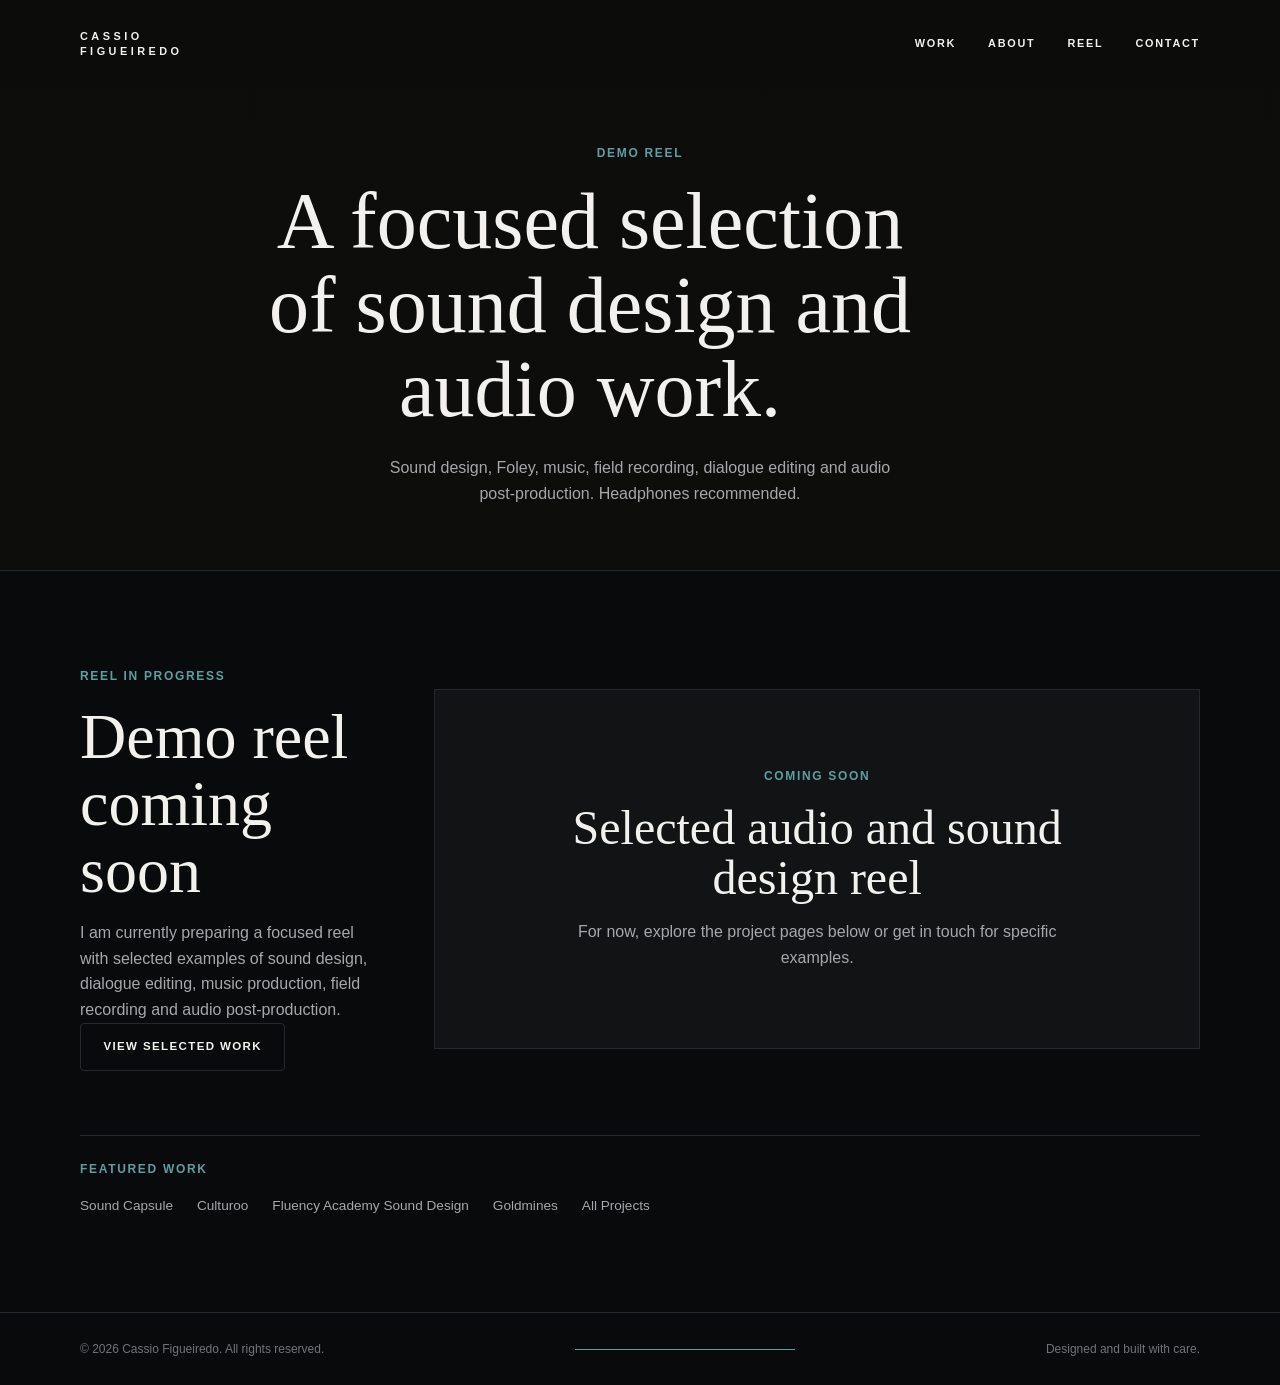
<file: reel.html>
<!DOCTYPE html>
<html lang="en">
<head>
  <meta charset="UTF-8">
  <meta name="viewport" content="width=device-width, initial-scale=1.0">

  <title>Demo Reel | Cassio Figueiredo</title>
  <meta name="description" content="Demo reel featuring sound design, Foley, music, field recording and audio post-production by Cassio Figueiredo.">

  <link rel="stylesheet" href="css/styles.css">
</head>

<body>
  <header class="site-header">
    <div class="container header-inner">
      <a class="site-logo" href="index.html" aria-label="Cassio Figueiredo home">
        <span>Cassio</span>
        <span>Figueiredo</span>
      </a>

      <nav class="desktop-nav" aria-label="Main navigation">
        <a href="work.html">Work</a>
        <a href="index.html#about">About</a>
        <a class="is-active" href="reel.html">Reel</a>
        <a href="index.html#contact">Contact</a>
      </nav>

      <button class="menu-button" type="button" aria-label="Open menu" aria-expanded="false">
        <span></span>
        <span></span>
      </button>
    </div>

    <nav class="mobile-nav" aria-label="Mobile navigation">
      <a href="work.html">Work</a>
      <a href="index.html#about">About</a>
      <a class="is-active" href="reel.html">Reel</a>
      <a href="index.html#contact">Contact</a>
    </nav>
  </header>

  <main>
    <section class="page-hero reel-hero">
      <div class="container page-hero-inner">
        <p class="eyebrow">Demo Reel</p>

        <h1>A focused selection of sound design and audio work.</h1>

        <p class="intro">
          Sound design, Foley, music, field recording, dialogue editing and
          audio post-production. Headphones recommended.
        </p>
      </div>
    </section>

    <section class="section reel-section">
      <div class="container">
        <div class="reel-layout">
          <div class="reel-copy">
            <p class="eyebrow">Reel in Progress</p>

            <h2>Demo reel coming soon</h2>

            <p>
              I am currently preparing a focused reel with selected examples of
              sound design, dialogue editing, music production, field recording
              and audio post-production.
            </p>

            <a class="button button-secondary" href="work.html">
              View Selected Work
            </a>
          </div>

          <div class="reel-media reel-placeholder" aria-label="Demo reel coming soon">
            <div>
              <p class="eyebrow">Coming Soon</p>
              <h2>Selected audio and sound design reel</h2>
              <p>
                For now, explore the project pages below or get in touch for
                specific examples.
              </p>
            </div>
          </div>
        </div>

        <div class="featured-links">
          <p class="eyebrow">Featured Work</p>

          <div class="featured-link-list">
            <a href="projects/sound-capsule.html">Sound Capsule</a>
            <a href="projects/culturoo.html">Culturoo</a>
            <a href="projects/fluency-academy.html">Fluency Academy Sound Design</a>
            <a href="projects/goldmines.html">Goldmines</a>
            <a href="work.html">All Projects</a>
          </div>
        </div>
      </div>
    </section>
  </main>

  <footer class="site-footer">
    <div class="container footer-inner">
      <p>&copy; 2026 Cassio Figueiredo. All rights reserved.</p>
      <span class="footer-line" aria-hidden="true"></span>
      <p>Designed and built with care.</p>
    </div>
  </footer>

  <script src="js/main.js"></script>
</body>
</html>
</file>
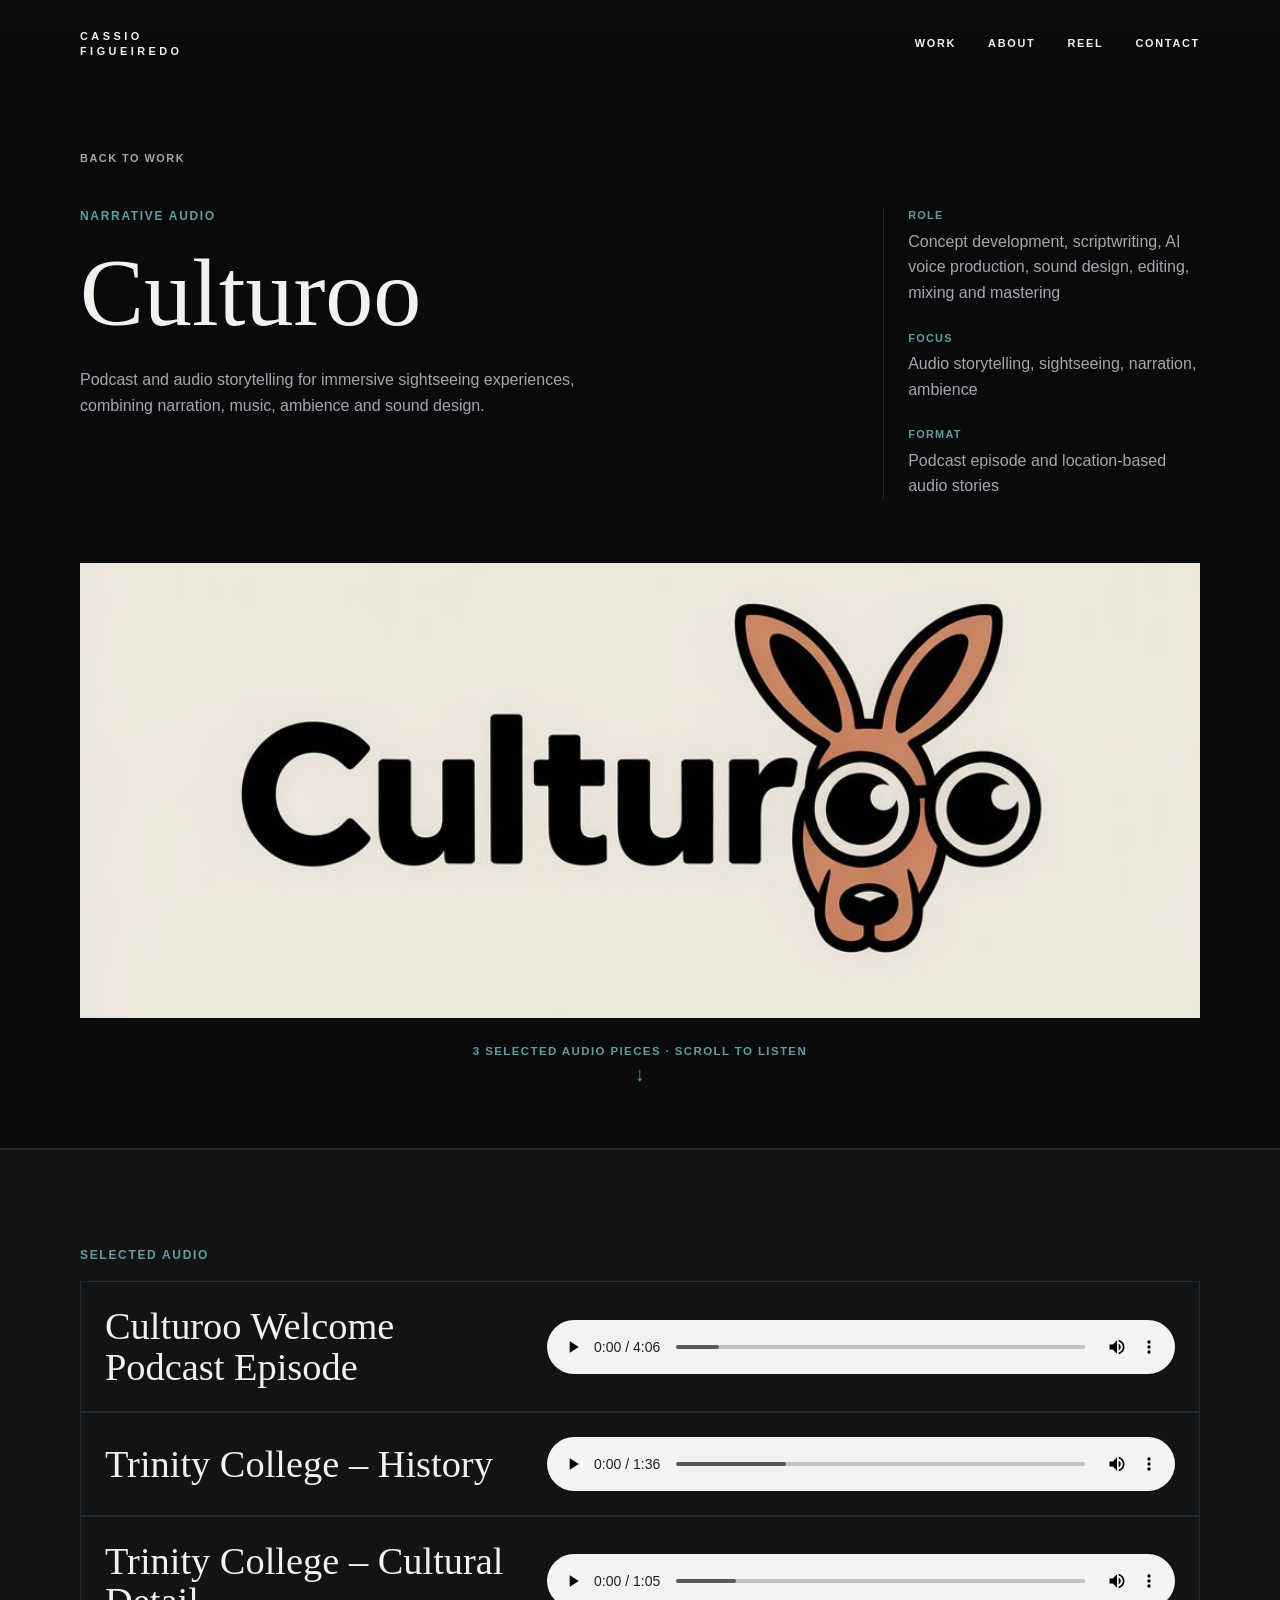
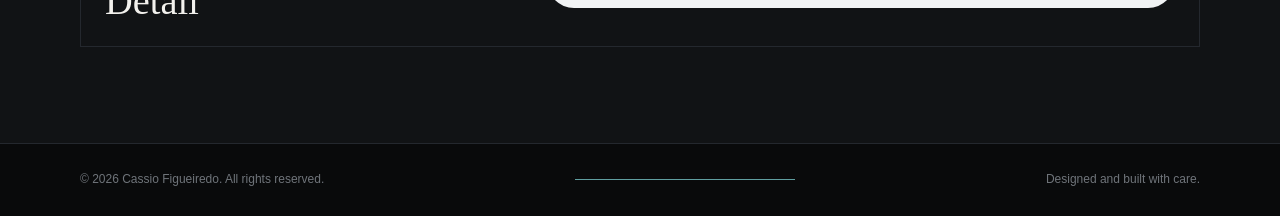
<file: projects/culturoo.html>
<!DOCTYPE html>
<html lang="en">
<head>
  <meta charset="UTF-8">
  <meta name="viewport" content="width=device-width, initial-scale=1.0">

  <title>Culturoo | Cassio Figueiredo</title>
  <meta name="description" content="Podcast production and immersive sightseeing audio stories for Culturoo.">

  <link rel="stylesheet" href="../css/styles.css">
</head>

<body>
  <header class="site-header">
    <div class="container header-inner">
      <a class="site-logo" href="../index.html" aria-label="Cassio Figueiredo home">
        <span>Cassio</span>
        <span>Figueiredo</span>
      </a>

      <nav class="desktop-nav" aria-label="Main navigation">
        <a class="is-active" href="../work.html">Work</a>
        <a href="../about.html">About</a>
        <a href="../reel.html">Reel</a>
        <a href="../index.html#contact">Contact</a>
      </nav>

      <button class="menu-button" type="button" aria-label="Open menu" aria-expanded="false">
        <span></span>
        <span></span>
      </button>
    </div>

    <nav class="mobile-nav" aria-label="Mobile navigation">
      <a class="is-active" href="../work.html">Work</a>
      <a href="../about.html">About</a>
      <a href="../reel.html">Reel</a>
      <a href="../index.html#contact">Contact</a>
    </nav>
  </header>

  <main>
    <article class="project-detail culturoo-project">
      <section class="project-hero">
        <div class="container">
          <a class="back-link" href="../work.html">Back to work</a>

          <div class="project-hero-grid">
            <div>
              <p class="eyebrow">Narrative Audio</p>
              <h1>Culturoo</h1>

              <p class="intro">
                Podcast and audio storytelling for immersive sightseeing
                experiences, combining narration, music, ambience and sound design.
              </p>
            </div>

            <div class="project-meta">
              <dl>
                <div>
                  <dt>Role</dt>
                  <dd>Concept development, scriptwriting, AI voice production, sound design, editing, mixing and mastering</dd>
                </div>

                <div>
                  <dt>Focus</dt>
                  <dd>Audio storytelling, sightseeing, narration, ambience</dd>
                </div>

                <div>
                  <dt>Format</dt>
                  <dd>Podcast episode and location-based audio stories</dd>
                </div>
              </dl>
            </div>
          </div>

          <div class="project-feature-image">
            <img src="../assets/images/project-culturoo.jpg" alt="Culturoo podcast and audio storytelling project">
          </div>

          <div class="project-viewing-cue" aria-label="Viewing note">
            <p>3 selected audio pieces · Scroll to listen</p>
            <span aria-hidden="true">&darr;</span>
          </div>
        </div>
      </section>

      <section class="section project-media-section">
        <div class="container">
          <p class="eyebrow">Selected Audio</p>

          <div class="audio-panel">
            <div>
              <h2>Culturoo Welcome Podcast Episode</h2>
            </div>

            <audio controls src="../assets/audio/culturoo-welcome.mp3">
              Your browser does not support the audio element.
            </audio>
          </div>

          <div class="audio-panel">
            <div>
              <h2>Trinity College – History</h2>
            </div>

            <audio controls src="../assets/audio/trinity-history.mp3">
              Your browser does not support the audio element.
            </audio>
          </div>

          <div class="audio-panel">
            <div>
              <h2>Trinity College – Cultural Detail</h2>
            </div>

            <audio controls src="../assets/audio/trinity-cultural-detail.mp3">
              Your browser does not support the audio element.
            </audio>
          </div>
        </div>
      </section>
    </article>
  </main>

  <footer class="site-footer">
    <div class="container footer-inner">
      <p>&copy; 2026 Cassio Figueiredo. All rights reserved.</p>
      <span class="footer-line" aria-hidden="true"></span>
      <p>Designed and built with care.</p>
    </div>
  </footer>

  <script src="../js/main.js"></script>
</body>
</html>
</file>
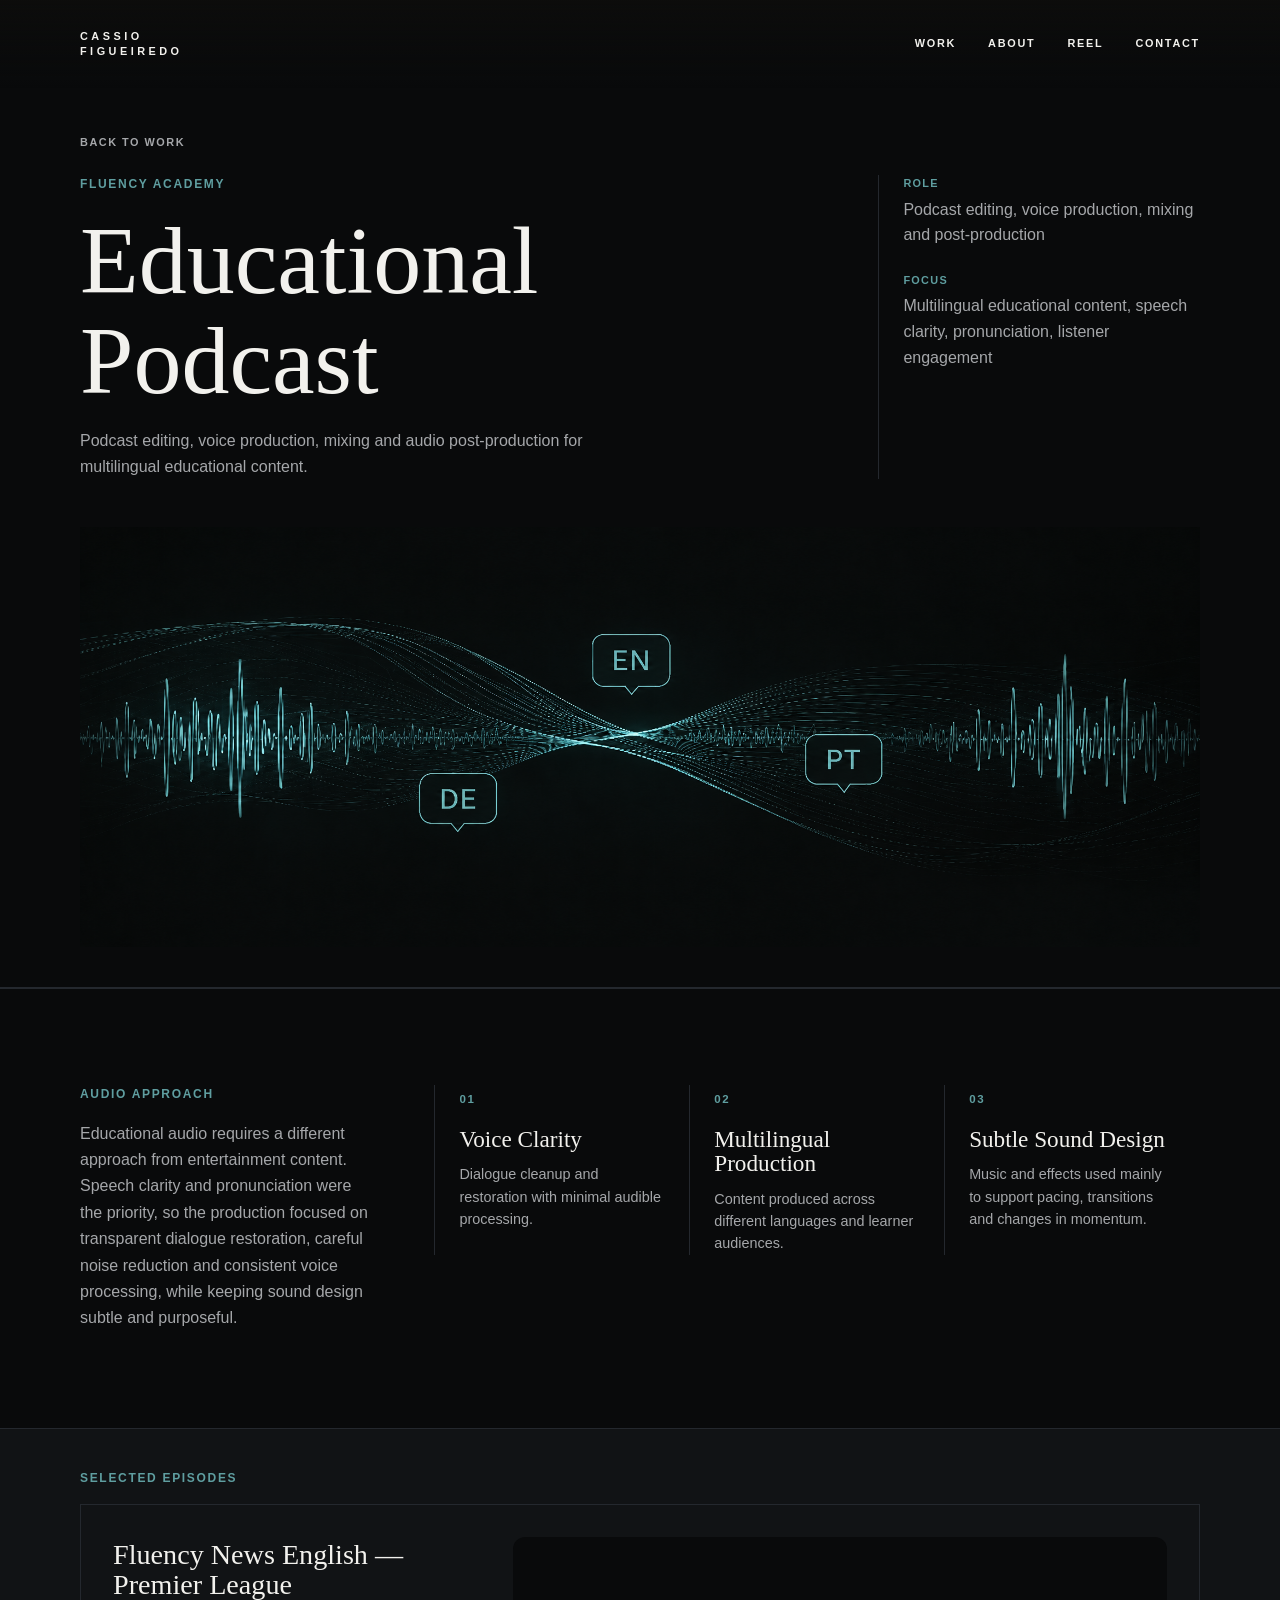
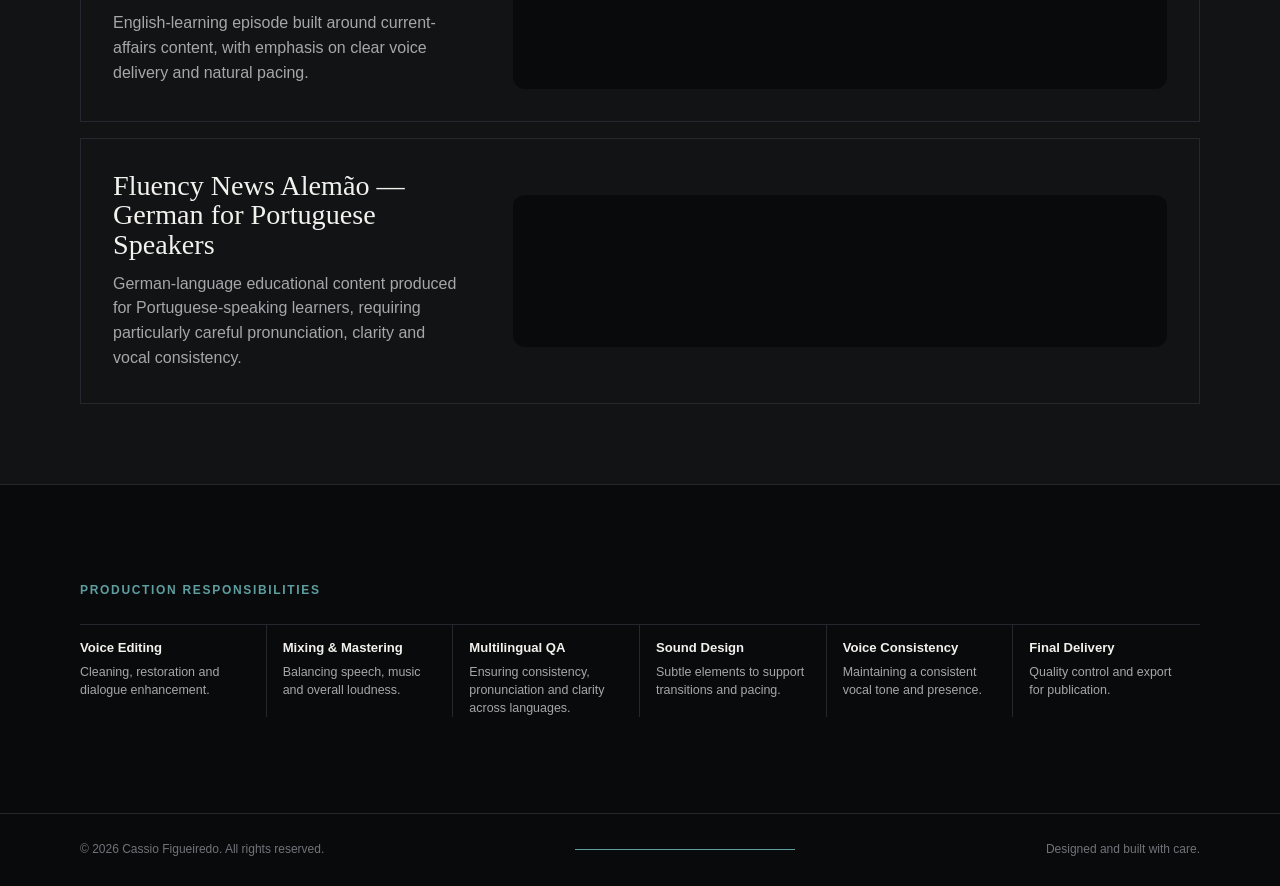
<file: projects/fluency-academy-podcast.html>
<!DOCTYPE html>
<html lang="en">
<head>
  <meta charset="UTF-8">
  <meta name="viewport" content="width=device-width, initial-scale=1.0">

  <title>Fluency Academy Podcast Production | Cassio Figueiredo</title>
  <meta name="description" content="Podcast editing, voice production, mixing and post-production for Fluency Academy.">

  <link rel="stylesheet" href="../css/styles.css">
</head>

<body>
  <header class="site-header">
    <div class="container header-inner">
      <a class="site-logo" href="../index.html" aria-label="Cassio Figueiredo home">
        <span>Cassio</span>
        <span>Figueiredo</span>
      </a>

      <nav class="desktop-nav" aria-label="Main navigation">
        <a class="is-active" href="../work.html">Work</a>
        <a href="../about.html">About</a>
        <a href="../reel.html">Reel</a>
        <a href="../index.html#contact">Contact</a>
      </nav>

      <button class="menu-button" type="button" aria-label="Open menu" aria-expanded="false">
        <span></span>
        <span></span>
      </button>
    </div>

    <nav class="mobile-nav" aria-label="Mobile navigation">
      <a class="is-active" href="../work.html">Work</a>
      <a href="../about.html">About</a>
      <a href="../reel.html">Reel</a>
      <a href="../index.html#contact">Contact</a>
    </nav>
  </header>

  <main>
    <article class="project-detail fluency-podcast-project">
      <section class="project-hero">
        <div class="container">
          <a class="back-link" href="../work.html">Back to work</a>

          <div class="project-hero-grid">
            <div>
              <p class="eyebrow">Fluency Academy</p>
              <h1>Educational Podcast</h1>

              <p class="intro">
                Podcast editing, voice production, mixing and audio
                post-production for multilingual educational content.
              </p>
            </div>

            <div class="project-meta">
              <dl>
                <div>
                  <dt>Role</dt>
                  <dd>Podcast editing, voice production, mixing and post-production</dd>
                </div>

                <div>
                  <dt>Focus</dt>
                  <dd>Multilingual educational content, speech clarity, pronunciation, listener engagement</dd>
                </div>
              </dl>
            </div>
          </div>

          <div class="project-feature-image">
            <img src="../assets/images/fluency-podcast-hero.jpg" alt="Abstract multilingual audio waveform visual for Fluency Academy podcast production">
          </div>
        </div>
      </section>

      <section class="section podcast-approach-section">
        <div class="container podcast-approach-layout">
          <div class="podcast-approach-copy">
            <p class="eyebrow">Audio Approach</p>

            <p>
              Educational audio requires a different approach from entertainment
              content. Speech clarity and pronunciation were the priority, so the
              production focused on transparent dialogue restoration, careful noise
              reduction and consistent voice processing, while keeping sound design
              subtle and purposeful.
            </p>
          </div>

          <div class="podcast-approach-list">
            <article>
              <span aria-hidden="true">01</span>
              <h2>Voice Clarity</h2>
              <p>Dialogue cleanup and restoration with minimal audible processing.</p>
            </article>

            <article>
              <span aria-hidden="true">02</span>
              <h2>Multilingual Production</h2>
              <p>Content produced across different languages and learner audiences.</p>
            </article>

            <article>
              <span aria-hidden="true">03</span>
              <h2>Subtle Sound Design</h2>
              <p>Music and effects used mainly to support pacing, transitions and changes in momentum.</p>
            </article>
          </div>
        </div>
      </section>

      <section class="section project-media-section">
        <div class="container">
          <p class="eyebrow">Selected Episodes</p>

          <div class="audio-panel spotify-panel">
            <div>
              <h2>Fluency News English — Premier League</h2>
              <p>
                English-learning episode built around current-affairs content,
                with emphasis on clear voice delivery and natural pacing.
              </p>
            </div>

            <div class="spotify-embed">
              <iframe
                src="https://open.spotify.com/embed/episode/1XHRXqfW0Pr032Qr6Jn531?utm_source=generator&si=0e76f67e680e41aa"
                width="100%"
                height="152"
                frameborder="0"
                allowfullscreen
                allow="autoplay; clipboard-write; encrypted-media; fullscreen; picture-in-picture"
                loading="lazy"
                title="Fluency News English — Premier League Spotify episode">
              </iframe>
            </div>
          </div>

          <div class="audio-panel spotify-panel">
            <div>
              <h2>Fluency News Alemão — German for Portuguese Speakers</h2>
              <p>
                German-language educational content produced for
                Portuguese-speaking learners, requiring particularly careful
                pronunciation, clarity and vocal consistency.
              </p>
            </div>

            <div class="spotify-embed">
              <iframe
                src="https://open.spotify.com/embed/episode/2tRMrgmKPFO9X5wBxPtwk8?utm_source=generator&si=d22afe2e8c7349b1"
                width="100%"
                height="152"
                frameborder="0"
                allowfullscreen
                allow="autoplay; clipboard-write; encrypted-media; fullscreen; picture-in-picture"
                loading="lazy"
                title="Fluency News Alemão — German for Portuguese Speakers Spotify episode">
              </iframe>
            </div>
          </div>
        </div>
      </section>

      <section class="section podcast-responsibilities-section">
        <div class="container">
          <p class="eyebrow">Production Responsibilities</p>

          <div class="podcast-responsibilities-grid">
            <article>
              <h2>Voice Editing</h2>
              <p>Cleaning, restoration and dialogue enhancement.</p>
            </article>

            <article>
              <h2>Mixing &amp; Mastering</h2>
              <p>Balancing speech, music and overall loudness.</p>
            </article>

            <article>
              <h2>Multilingual QA</h2>
              <p>Ensuring consistency, pronunciation and clarity across languages.</p>
            </article>

            <article>
              <h2>Sound Design</h2>
              <p>Subtle elements to support transitions and pacing.</p>
            </article>

            <article>
              <h2>Voice Consistency</h2>
              <p>Maintaining a consistent vocal tone and presence.</p>
            </article>

            <article>
              <h2>Final Delivery</h2>
              <p>Quality control and export for publication.</p>
            </article>
          </div>
        </div>
      </section>
    </article>
  </main>

  <footer class="site-footer">
    <div class="container footer-inner">
      <p>&copy; 2026 Cassio Figueiredo. All rights reserved.</p>
      <span class="footer-line" aria-hidden="true"></span>
      <p>Designed and built with care.</p>
    </div>
  </footer>

  <script src="../js/main.js"></script>
</body>
</html>
</file>
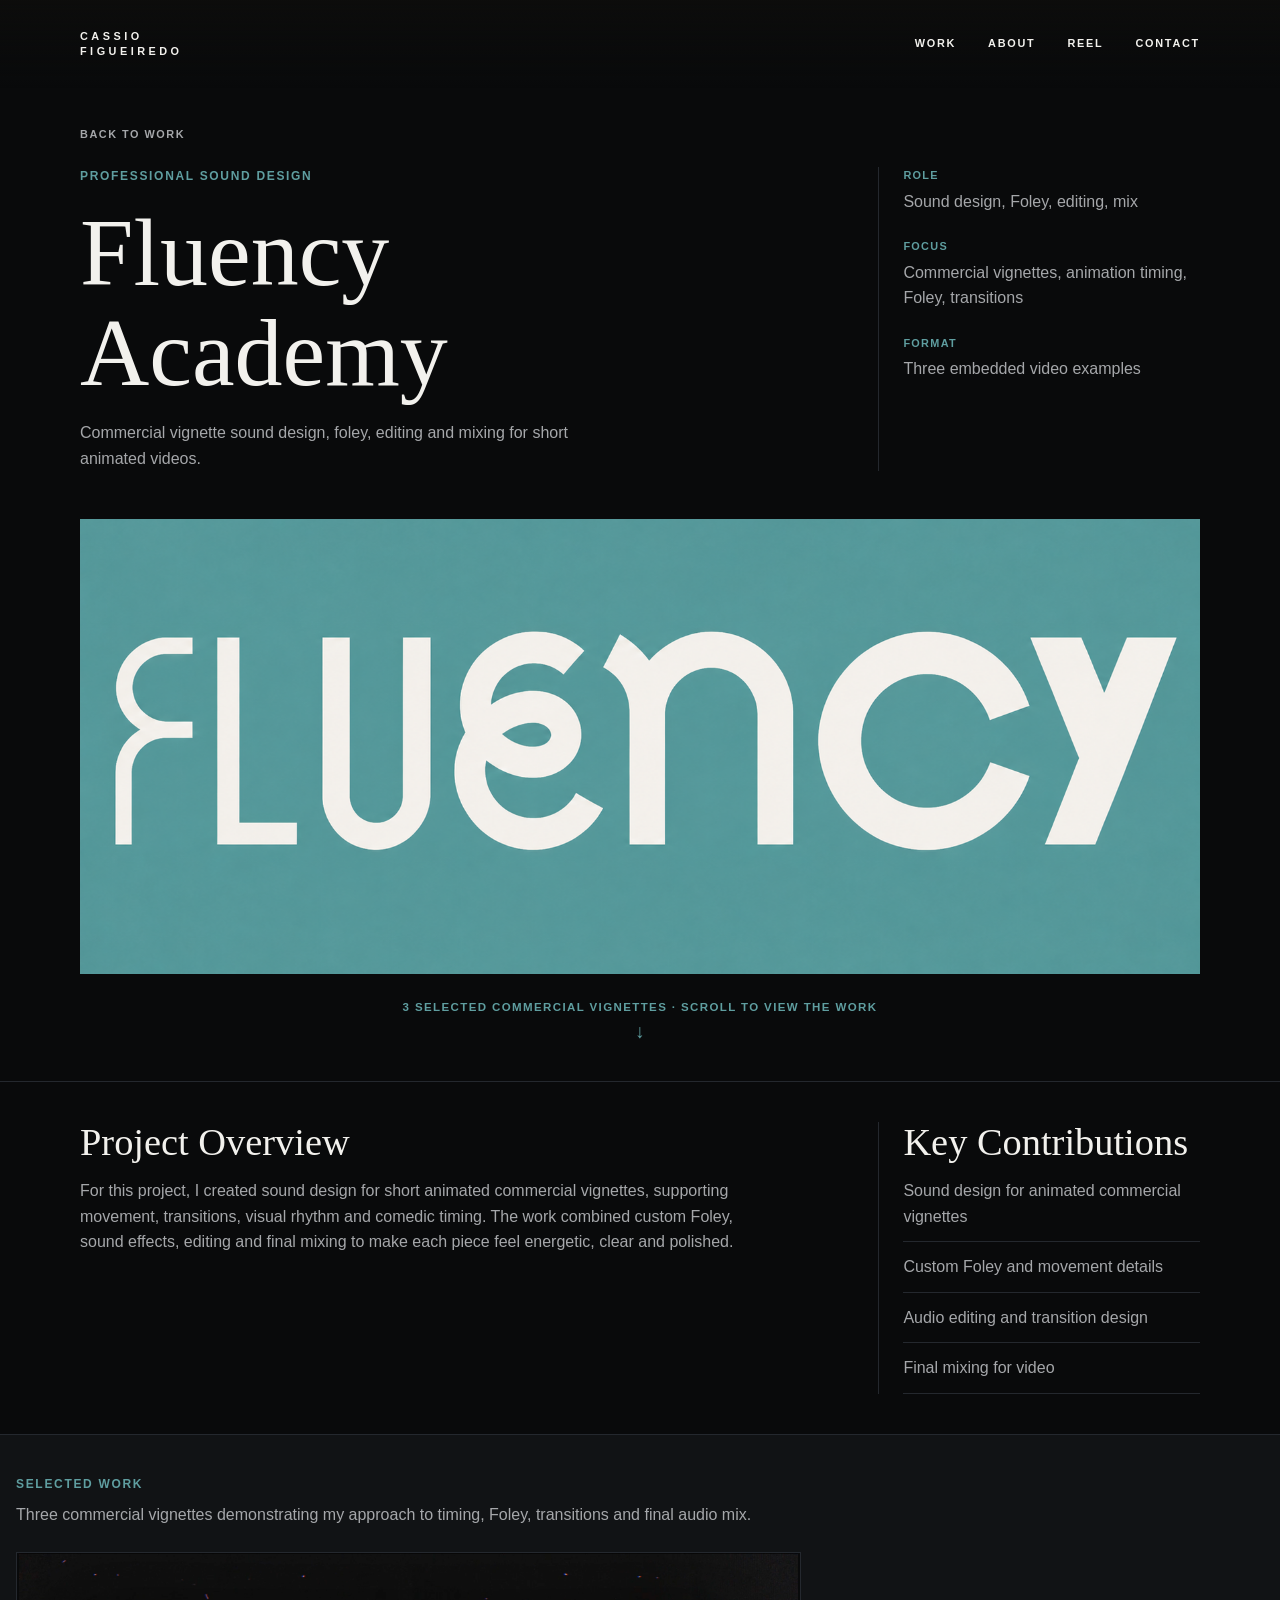
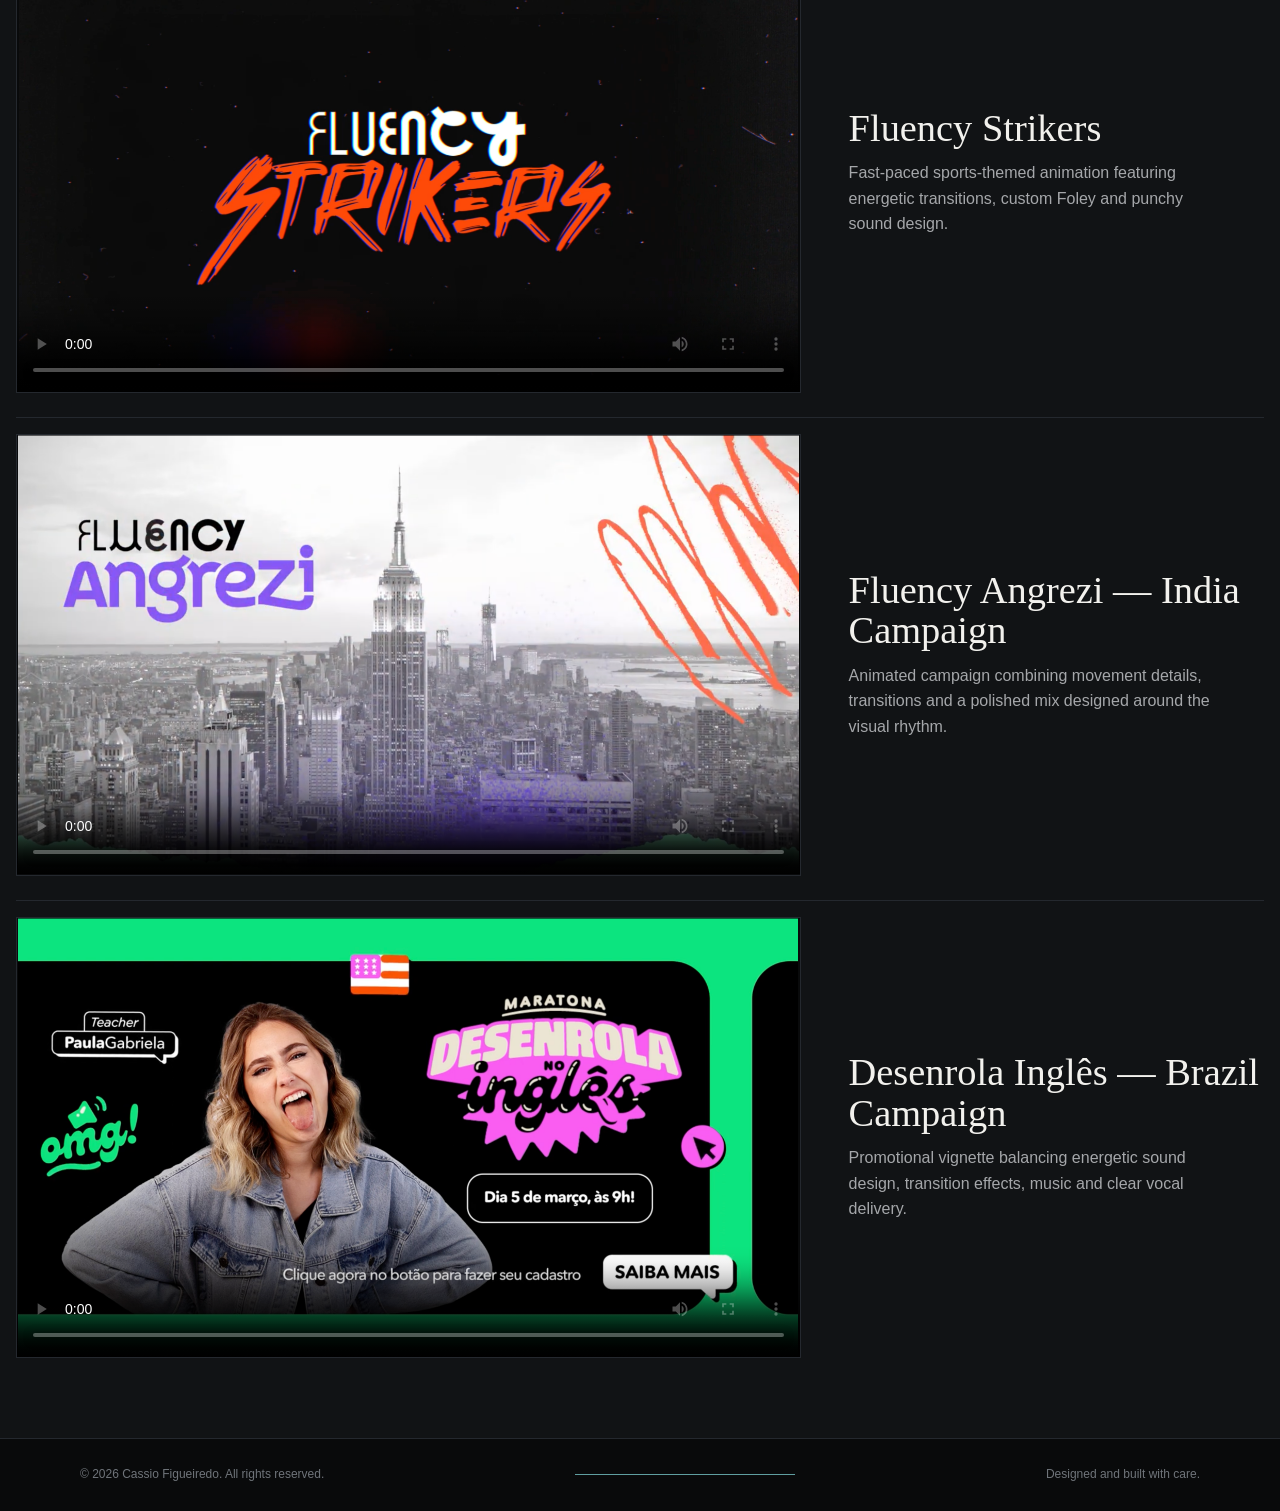
<file: projects/fluency-academy.html>
<!DOCTYPE html>
<html lang="en">
<head>
  <meta charset="UTF-8">
  <meta name="viewport" content="width=device-width, initial-scale=1.0">

  <title>Fluency Academy Commercial Vignette Sound Design | Cassio Figueiredo</title>
  <meta name="description" content="Sound design, Foley, editing and mixing for short animated Fluency Academy commercial vignettes.">

  <link rel="stylesheet" href="../css/styles.css">
</head>

<body>
  <header class="site-header">
    <div class="container header-inner">
      <a class="site-logo" href="../index.html" aria-label="Cassio Figueiredo home">
        <span>Cassio</span>
        <span>Figueiredo</span>
      </a>

      <nav class="desktop-nav" aria-label="Main navigation">
        <a class="is-active" href="../work.html">Work</a>
        <a href="../about.html">About</a>
        <a href="../reel.html">Reel</a>
        <a href="../index.html#contact">Contact</a>
      </nav>

      <button class="menu-button" type="button" aria-label="Open menu" aria-expanded="false">
        <span></span>
        <span></span>
      </button>
    </div>

    <nav class="mobile-nav" aria-label="Mobile navigation">
      <a class="is-active" href="../work.html">Work</a>
      <a href="../about.html">About</a>
      <a href="../reel.html">Reel</a>
      <a href="../index.html#contact">Contact</a>
    </nav>
  </header>

  <main>
    <article class="project-detail fluency-project">
      <section class="project-hero">
        <div class="container">
          <a class="back-link" href="../work.html">Back to work</a>

          <div class="project-hero-grid">
            <div>
              <p class="eyebrow">Professional Sound Design</p>
              <h1>Fluency Academy</h1>

              <p class="intro">
                Commercial vignette sound design, foley, editing and mixing for
                short animated videos.
              </p>
            </div>

            <div class="project-meta">
              <dl>
                <div>
                  <dt>Role</dt>
                  <dd>Sound design, Foley, editing, mix</dd>
                </div>

                <div>
                  <dt>Focus</dt>
                  <dd>Commercial vignettes, animation timing, Foley, transitions</dd>
                </div>

                <div>
                  <dt>Format</dt>
                  <dd>Three embedded video examples</dd>
                </div>
              </dl>
            </div>
          </div>

          <div class="project-feature-image">
            <img src="../assets/images/project-fluency-academy.jpg" alt="Animated commercial vignette for Fluency Academy">
          </div>

          <div class="project-viewing-cue" aria-label="Viewing note">
            <p>3 selected commercial vignettes · Scroll to view the work</p>
            <span aria-hidden="true">&darr;</span>
          </div>
        </div>
      </section>

      <section class="section fluency-overview-section">
        <div class="container project-body">
          <div class="project-copy">
            <h2>Project Overview</h2>

            <p>
              For this project, I created sound design for short animated
              commercial vignettes, supporting movement, transitions, visual
              rhythm and comedic timing. The work combined custom Foley, sound
              effects, editing and final mixing to make each piece feel
              energetic, clear and polished.
            </p>
          </div>

          <aside class="project-sidebar">
            <h2>Key Contributions</h2>

            <ul class="detail-list">
              <li>Sound design for animated commercial vignettes</li>
              <li>Custom Foley and movement details</li>
              <li>Audio editing and transition design</li>
              <li>Final mixing for video</li>
            </ul>
          </aside>
        </div>
      </section>

      <section class="section project-media-section">
        <div class="container">
          <p class="eyebrow">Selected Work</p>

          <p>
            Three commercial vignettes demonstrating my approach to timing,
            Foley, transitions and final audio mix.
          </p>

          <div class="video-showcase">
            <article class="video-card">
              <video controls preload="metadata" poster="../assets/images/fluency-strikers-poster.jpg">
                <source src="../assets/video/fluency-strikers.mp4" type="video/mp4">
                Your browser does not support the video element.
              </video>

              <div class="video-card-content">
                <h2>Fluency Strikers</h2>
                <p>
                  Fast-paced sports-themed animation featuring energetic
                  transitions, custom Foley and punchy sound design.
                </p>
              </div>
            </article>

            <article class="video-card">
              <video controls preload="metadata" poster="../assets/images/fluency-angrezi-poster.jpg">
                <source src="../assets/video/fluency-angrezi-vignette.mp4" type="video/mp4">
                Your browser does not support the video element.
              </video>

              <div class="video-card-content">
                <h2>Fluency Angrezi — India Campaign</h2>
                <p>
                  Animated campaign combining movement details, transitions and
                  a polished mix designed around the visual rhythm.
                </p>
              </div>
            </article>

            <article class="video-card">
              <video controls preload="metadata" poster="../assets/images/fluency-brazil-poster.jpg">
                <source src="../assets/video/fluency-brazil.mp4" type="video/mp4">
                Your browser does not support the video element.
              </video>

              <div class="video-card-content">
                <h2>Desenrola Inglês — Brazil Campaign</h2>
                <p>
                  Promotional vignette balancing energetic sound design,
                  transition effects, music and clear vocal delivery.
                </p>
              </div>
            </article>
          </div>
        </div>
      </section>
    </article>
  </main>

  <footer class="site-footer">
    <div class="container footer-inner">
      <p>&copy; 2026 Cassio Figueiredo. All rights reserved.</p>
      <span class="footer-line" aria-hidden="true"></span>
      <p>Designed and built with care.</p>
    </div>
  </footer>

  <script src="../js/main.js"></script>
</body>
</html>
</file>
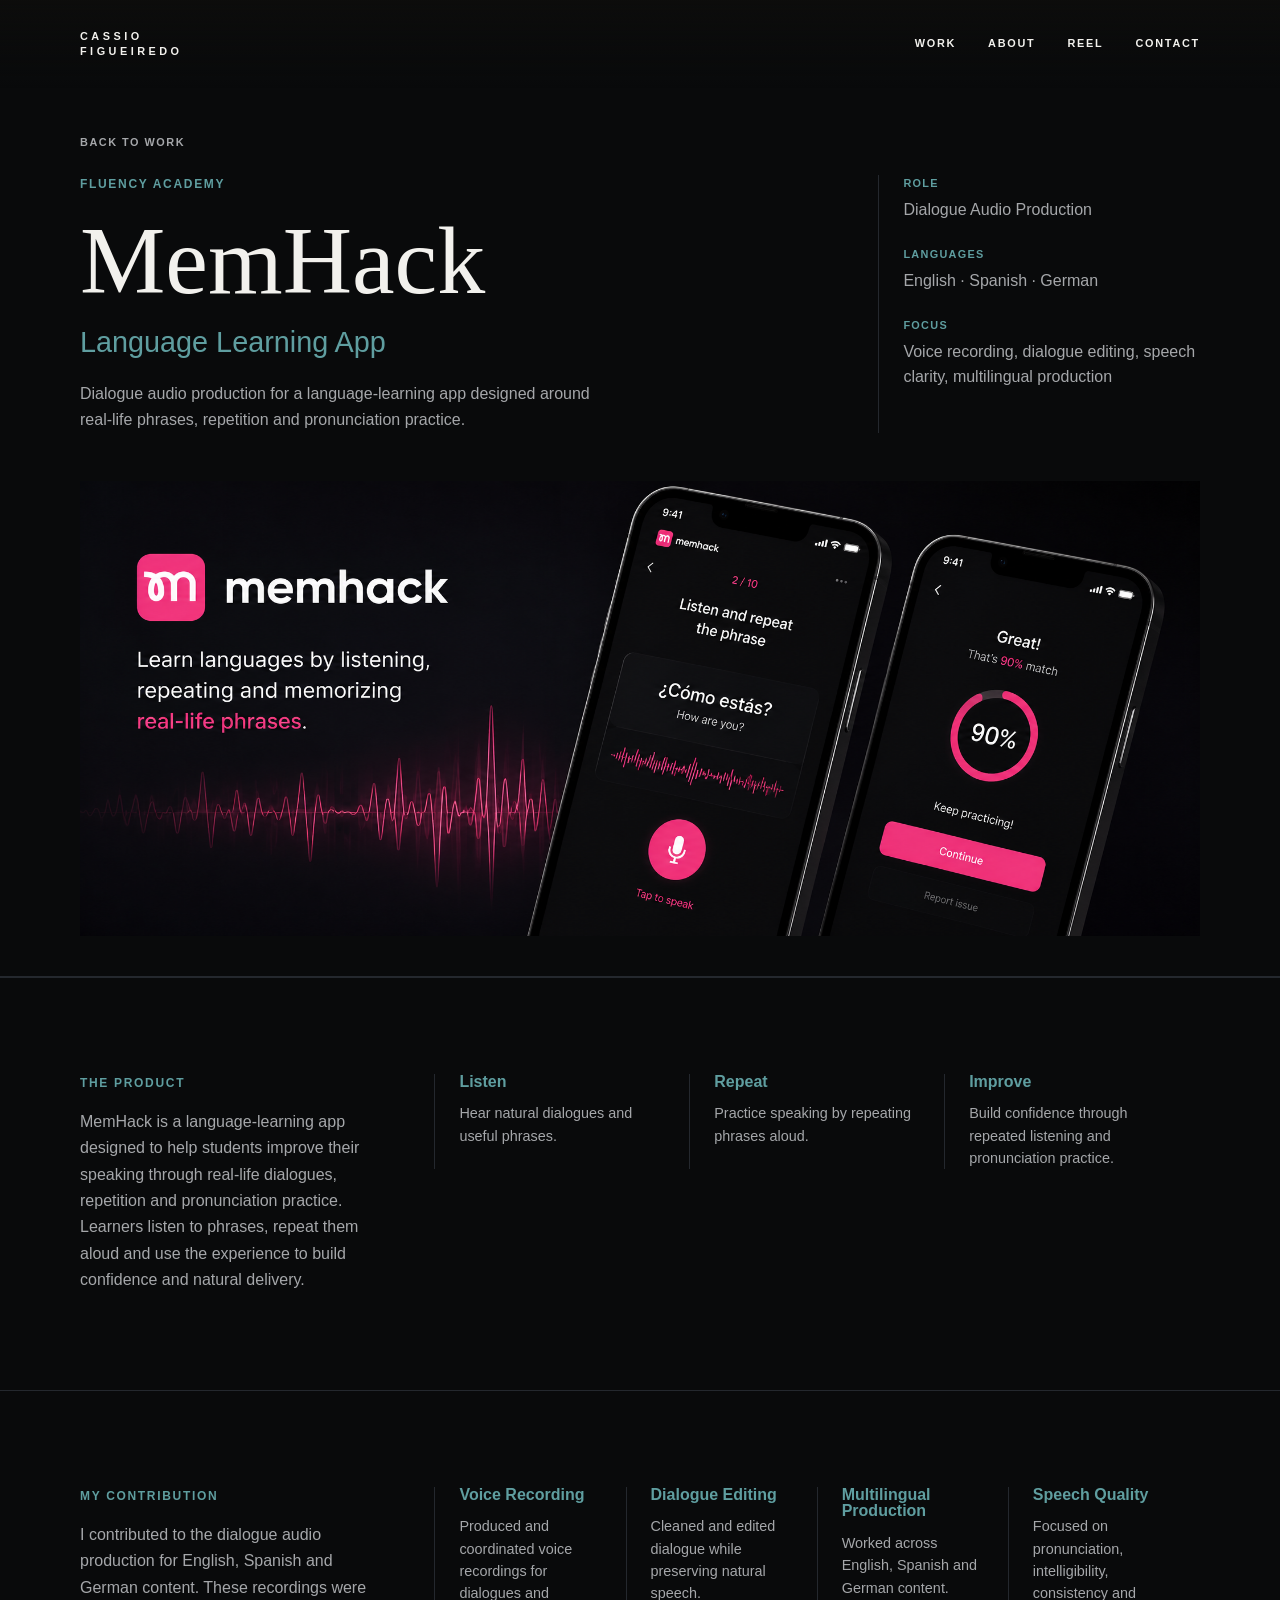
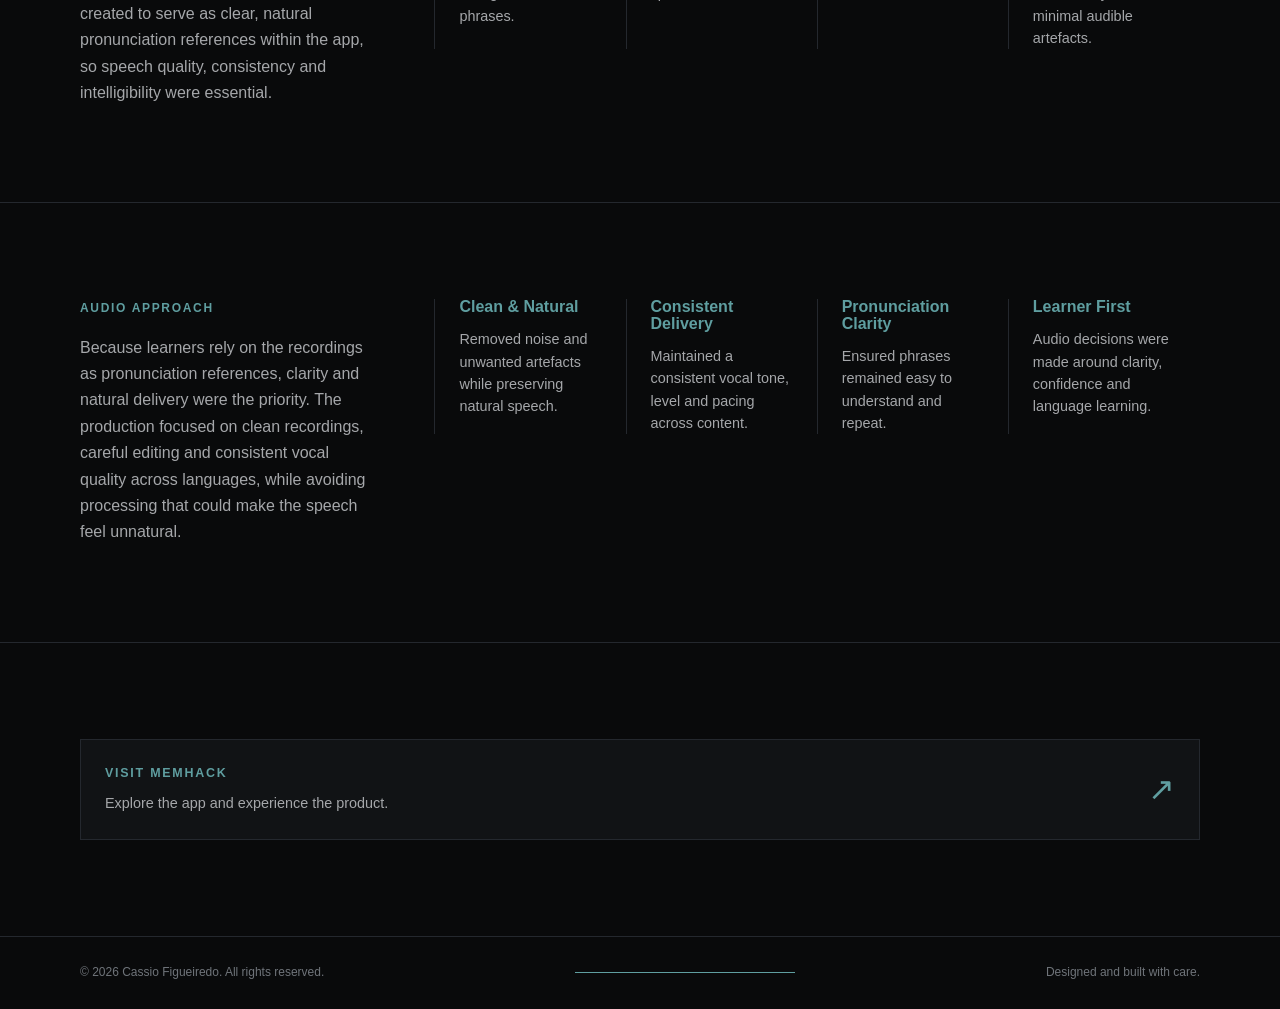
<file: projects/memhack.html>
<!DOCTYPE html>
<html lang="en">
<head>
  <meta charset="UTF-8">
  <meta name="viewport" content="width=device-width, initial-scale=1.0">

  <title>MemHack | Cassio Figueiredo</title>
  <meta name="description" content="Dialogue audio production for MemHack, a Fluency Academy language-learning app.">

  <link rel="stylesheet" href="../css/styles.css">
</head>

<body>
  <header class="site-header">
    <div class="container header-inner">
      <a class="site-logo" href="../index.html" aria-label="Cassio Figueiredo home">
        <span>Cassio</span>
        <span>Figueiredo</span>
      </a>

      <nav class="desktop-nav" aria-label="Main navigation">
        <a class="is-active" href="../work.html">Work</a>
        <a href="../about.html">About</a>
        <a href="../reel.html">Reel</a>
        <a href="../index.html#contact">Contact</a>
      </nav>

      <button class="menu-button" type="button" aria-label="Open menu" aria-expanded="false">
        <span></span>
        <span></span>
      </button>
    </div>

    <nav class="mobile-nav" aria-label="Mobile navigation">
      <a class="is-active" href="../work.html">Work</a>
      <a href="../about.html">About</a>
      <a href="../reel.html">Reel</a>
      <a href="../index.html#contact">Contact</a>
    </nav>
  </header>

  <main>
    <article class="project-detail memhack-project">
      <section class="project-hero">
        <div class="container">
          <a class="back-link" href="../work.html">Back to work</a>

          <div class="project-hero-grid">
            <div>
              <p class="eyebrow">Fluency Academy</p>
              <h1>MemHack</h1>

              <p class="project-subtitle">Language Learning App</p>

              <p class="intro">
                Dialogue audio production for a language-learning app designed
                around real-life phrases, repetition and pronunciation practice.
              </p>
            </div>

            <div class="project-meta">
              <dl>
                <div>
                  <dt>Role</dt>
                  <dd>Dialogue Audio Production</dd>
                </div>

                <div>
                  <dt>Languages</dt>
                  <dd>English · Spanish · German</dd>
                </div>

                <div>
                  <dt>Focus</dt>
                  <dd>Voice recording, dialogue editing, speech clarity, multilingual production</dd>
                </div>
              </dl>
            </div>
          </div>

          <div class="project-feature-image">
            <img src="../assets/images/memhack-hero.jpg" alt="MemHack language learning app interface">
          </div>
        </div>
      </section>

      <section class="section memhack-product-section">
        <div class="container memhack-info-layout">
          <div class="memhack-info-copy">
            <p class="eyebrow">The Product</p>

            <p>
              MemHack is a language-learning app designed to help students
              improve their speaking through real-life dialogues, repetition and
              pronunciation practice. Learners listen to phrases, repeat them
              aloud and use the experience to build confidence and natural
              delivery.
            </p>
          </div>

          <div class="memhack-info-list">
            <article>
              <h2>Listen</h2>
              <p>Hear natural dialogues and useful phrases.</p>
            </article>

            <article>
              <h2>Repeat</h2>
              <p>Practice speaking by repeating phrases aloud.</p>
            </article>

            <article>
              <h2>Improve</h2>
              <p>Build confidence through repeated listening and pronunciation practice.</p>
            </article>
          </div>
        </div>
      </section>

      <section class="section memhack-contribution-section">
        <div class="container memhack-info-layout">
          <div class="memhack-info-copy">
            <p class="eyebrow">My Contribution</p>

            <p>
              I contributed to the dialogue audio production for English,
              Spanish and German content. These recordings were created to
              serve as clear, natural pronunciation references within the app,
              so speech quality, consistency and intelligibility were essential.
            </p>
          </div>

          <div class="memhack-info-list memhack-info-list-four">
            <article>
              <h2>Voice Recording</h2>
              <p>Produced and coordinated voice recordings for dialogues and phrases.</p>
            </article>

            <article>
              <h2>Dialogue Editing</h2>
              <p>Cleaned and edited dialogue while preserving natural speech.</p>
            </article>

            <article>
              <h2>Multilingual Production</h2>
              <p>Worked across English, Spanish and German content.</p>
            </article>

            <article>
              <h2>Speech Quality</h2>
              <p>Focused on pronunciation, intelligibility, consistency and minimal audible artefacts.</p>
            </article>
          </div>
        </div>
      </section>

      <section class="section memhack-audio-section">
        <div class="container memhack-info-layout">
          <div class="memhack-info-copy">
            <p class="eyebrow">Audio Approach</p>

            <p>
              Because learners rely on the recordings as pronunciation
              references, clarity and natural delivery were the priority. The
              production focused on clean recordings, careful editing and
              consistent vocal quality across languages, while avoiding
              processing that could make the speech feel unnatural.
            </p>
          </div>

          <div class="memhack-info-list memhack-info-list-four">
            <article>
              <h2>Clean &amp; Natural</h2>
              <p>Removed noise and unwanted artefacts while preserving natural speech.</p>
            </article>

            <article>
              <h2>Consistent Delivery</h2>
              <p>Maintained a consistent vocal tone, level and pacing across content.</p>
            </article>

            <article>
              <h2>Pronunciation Clarity</h2>
              <p>Ensured phrases remained easy to understand and repeat.</p>
            </article>

            <article>
              <h2>Learner First</h2>
              <p>Audio decisions were made around clarity, confidence and language learning.</p>
            </article>
          </div>
        </div>
      </section>

      <section class="section memhack-cta-section">
        <div class="container">
          <a class="memhack-cta" href="https://memhack.fluency.io/" target="_blank" rel="noopener noreferrer" aria-label="Visit MemHack website in a new tab">
            <span>
              <strong>Visit MemHack</strong>
              <small>Explore the app and experience the product.</small>
            </span>

            <span aria-hidden="true">↗</span>
          </a>
        </div>
      </section>
    </article>
  </main>

  <footer class="site-footer">
    <div class="container footer-inner">
      <p>&copy; 2026 Cassio Figueiredo. All rights reserved.</p>
      <span class="footer-line" aria-hidden="true"></span>
      <p>Designed and built with care.</p>
    </div>
  </footer>

  <script src="../js/main.js"></script>
</body>
</html>
</file>
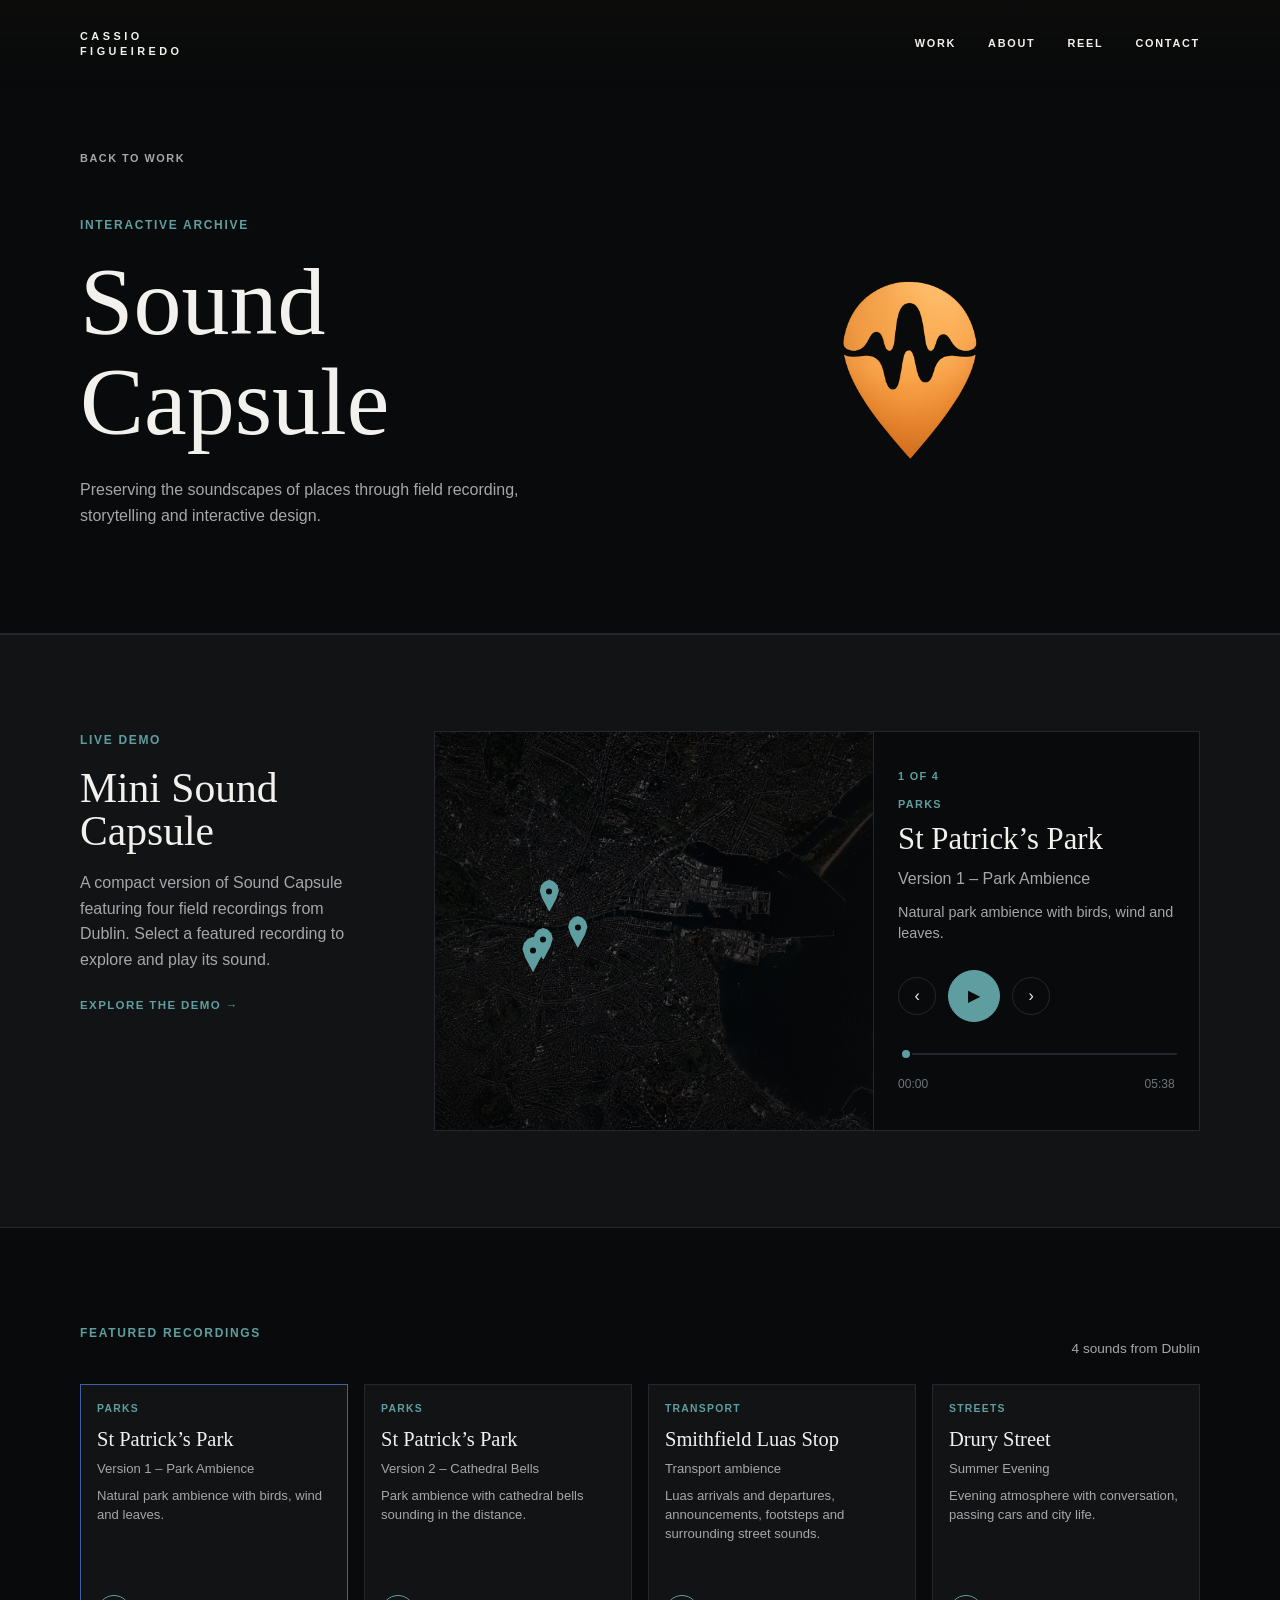
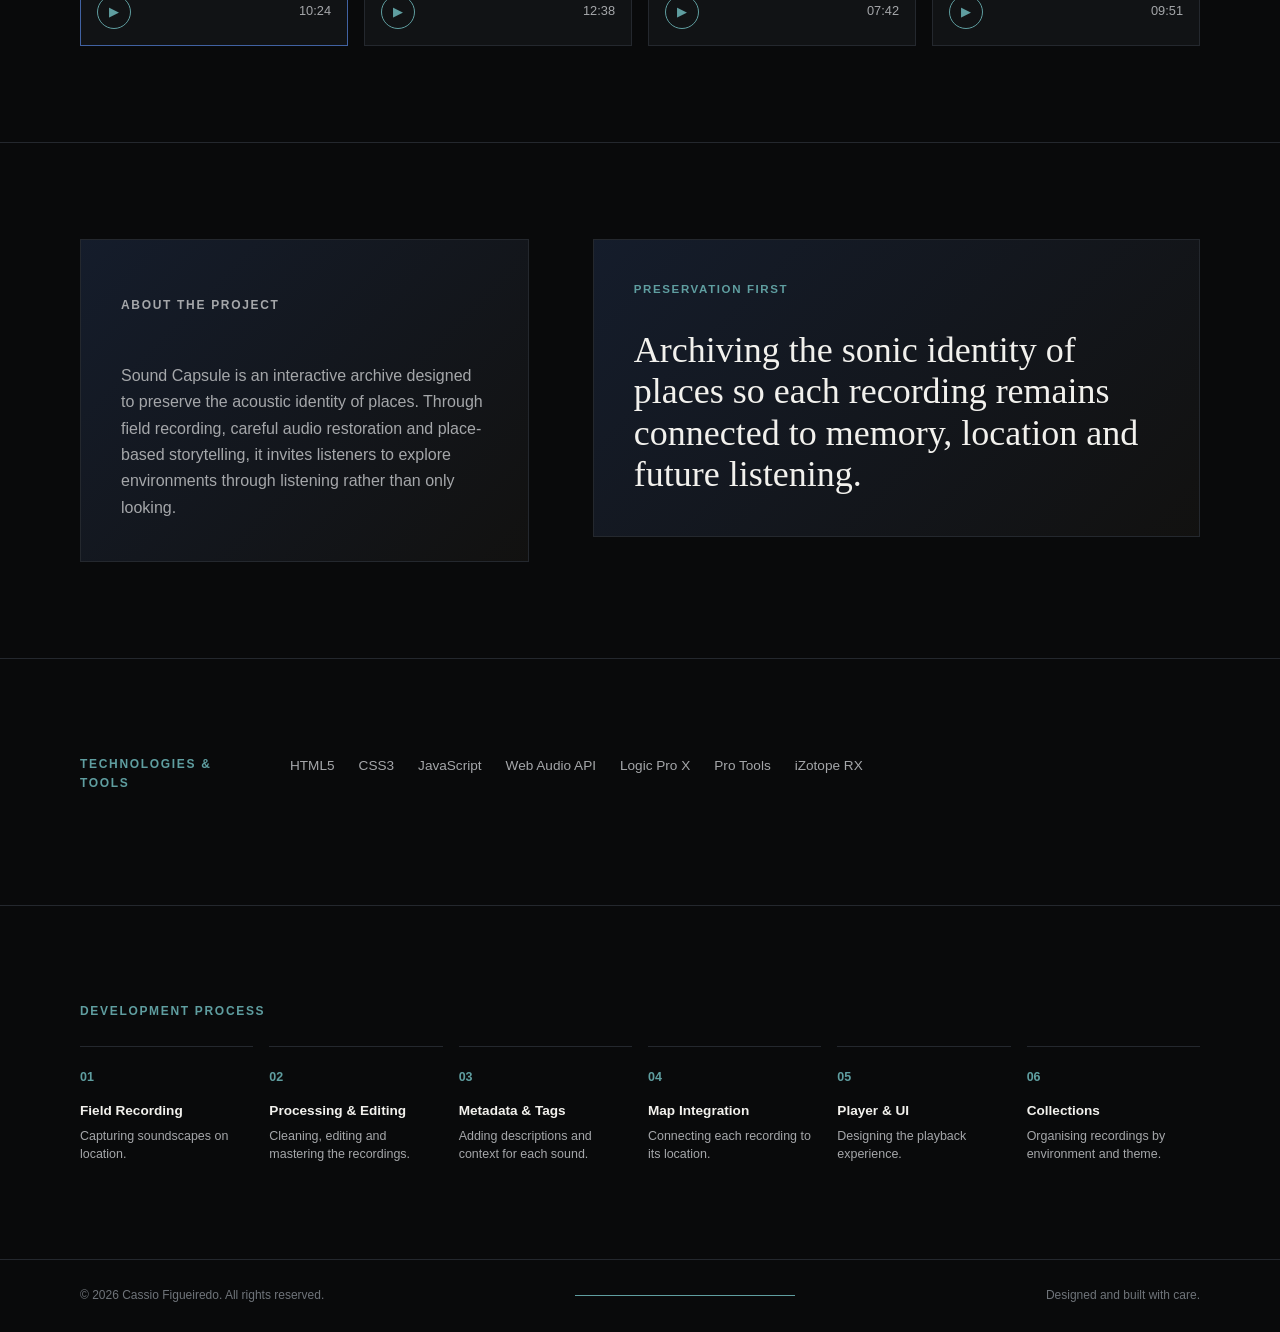
<file: projects/sound-capsule.html>
<!DOCTYPE html>
<html lang="en">
<head>
  <meta charset="UTF-8">
  <meta name="viewport" content="width=device-width, initial-scale=1.0">


  <title>Sound Capsule | Cassio Figueiredo</title>
  <meta name="description" content="Sound Capsule is an interactive archive preserving soundscapes through field recording, storytelling and interactive design.">
  <link rel="stylesheet" href="../css/styles.css">
</head>

<body>
  <header class="site-header">
    <div class="container header-inner">
      <a class="site-logo" href="../index.html" aria-label="Cassio Figueiredo home">
        <span>Cassio</span>
        <span>Figueiredo</span>
      </a>

      <nav class="desktop-nav" aria-label="Main navigation">
        <a class="is-active" href="../work.html">Work</a>
        <a href="../index.html#about">About</a>
        <a href="../reel.html">Reel</a>
        <a href="../index.html#contact">Contact</a>
      </nav>

      <button class="menu-button" type="button" aria-label="Open menu" aria-expanded="false">
        <span></span>
        <span></span>
      </button>
    </div>

    <nav class="mobile-nav" aria-label="Mobile navigation">
      <a class="is-active" href="../work.html">Work</a>
      <a href="../index.html#about">About</a>
      <a href="../reel.html">Reel</a>
      <a href="../index.html#contact">Contact</a>
    </nav>
  </header>

  <main>
    <article class="project-detail sound-capsule-project">
      <section class="project-hero">
        <div class="container">
          <a class="back-link" href="../work.html">Back to work</a>

          <div class="project-hero-grid sound-hero-grid">
            <div>
              <p class="eyebrow">Interactive Archive</p>
              <h1>Sound Capsule</h1>

              <p class="intro">
                Preserving the soundscapes of places through field recording,
                storytelling and interactive design.
              </p>
            </div>

            <div class="sound-capsule-logo-visual">
              <img src="../assets/images/sound-capsule-logo.png" alt="Sound Capsule logo">
            </div>
          </div>
        </div>
      </section>

      <section class="section sound-demo-section" id="mini-sound-capsule">
        <div class="container sound-demo-layout">
          <div class="sound-demo-copy">
            <p class="eyebrow">Live Demo</p>
            <h2>Mini Sound Capsule</h2>

            <p>
              A compact version of Sound Capsule featuring four field recordings
              from Dublin. Select a featured recording to explore and play its
              sound.
            </p>

            <a class="text-link" href="#featured-recordings">Explore the demo &rarr;</a>
          </div>

          <div class="sound-demo-shell" data-sound-demo aria-label="Mini Sound Capsule demo">
            <div class="sound-map-placeholder sound-map" aria-label="Recording location map">
              <img src="../assets/images/sound-capsule-dublin-map.jpg" alt="Dark map of Dublin showing Sound Capsule recording locations">

              <button class="sound-map-pin is-active" style="--pin-left: 22.3%; --pin-top: 61.1%;" type="button" data-sound-location data-sound-index="0" aria-label="Select St Patrick’s Park version 1"></button>

              <button class="sound-map-pin" style="--pin-left: 24.7%; --pin-top: 58.4%;" type="button" data-sound-location data-sound-index="1" aria-label="Select St Patrick’s Park version 2"></button>

              <button class="sound-map-pin" style="--pin-left: 26.1%; --pin-top: 46.3%;" type="button" data-sound-location data-sound-index="2" aria-label="Select Smithfield Luas Stop"></button>

              <button class="sound-map-pin" style="--pin-left: 32.6%; --pin-top: 55.4%;" type="button" data-sound-location data-sound-index="3" aria-label="Select Drury Street summer evening"></button>
            </div>

            <div class="sound-demo-player">
              <p class="sound-demo-count" data-sound-count>1 of 4</p>
              <p class="sound-demo-category" data-sound-category>Parks</p>
              <h3 data-sound-title>St Patrick’s Park</h3>
              <p data-sound-subtitle>Version 1 – Park Ambience</p>

              <p class="sound-demo-description" data-sound-description>
                Natural park ambience with birds, wind and leaves.
              </p>

              <div class="sound-demo-controls" aria-label="Demo controls">
                <button type="button" data-sound-prev aria-label="Previous recording">‹</button>
                <button class="is-primary" type="button" data-sound-play aria-label="Play selected recording" aria-pressed="false">▶</button>
                <button type="button" data-sound-next aria-label="Next recording">›</button>
              </div>
              <input class="sound-demo-progress" type="range" min="0" max="0" value="0" step="0.1" data-sound-seek aria-label="Seek through selected recording">

              <div class="sound-demo-time">
                <span data-sound-current>00:00</span>
                <span data-sound-duration>10:24</span>
              </div>

              <audio data-sound-audio preload="metadata"></audio>
            </div>
          </div>
        </div>
      </section>

      <section class="section sound-featured-section" id="featured-recordings">
        <div class="container">
          <div class="sound-section-header">
            <p class="eyebrow">Featured Recordings</p>
            <p>4 sounds from Dublin</p>
          </div>

          <div class="sound-recording-grid">
            <article class="sound-recording-card is-active" data-sound-card data-sound-index="0">
              <div class="sound-recording-content">
                <p class="sound-recording-category">Parks</p>
                <h3>St Patrick’s Park</h3>
                <p>Version 1 – Park Ambience</p>
                <p>Natural park ambience with birds, wind and leaves.</p>

                <div class="sound-recording-meta">
                  <button class="sound-card-play" type="button" data-sound-card-play aria-label="Play St Patrick’s Park version 1">▶</button>
                  <span>10:24</span>
                </div>
              </div>
            </article>

            <article class="sound-recording-card" data-sound-card data-sound-index="1">
              <div class="sound-recording-content">
                <p class="sound-recording-category">Parks</p>
                <h3>St Patrick’s Park</h3>
                <p>Version 2 – Cathedral Bells</p>
                <p>Park ambience with cathedral bells sounding in the distance.</p>

                <div class="sound-recording-meta">
                  <button class="sound-card-play" type="button" data-sound-card-play aria-label="Play St Patrick’s Park version 2">▶</button>
                  <span>12:38</span>
                </div>
              </div>
            </article>

            <article class="sound-recording-card" data-sound-card data-sound-index="2">
              <div class="sound-recording-content">
                <p class="sound-recording-category">Transport</p>
                <h3>Smithfield Luas Stop</h3>
                <p>Transport ambience</p>
                <p>Luas arrivals and departures, announcements, footsteps and surrounding street sounds.</p>

                <div class="sound-recording-meta">
                  <button class="sound-card-play" type="button" data-sound-card-play aria-label="Play Smithfield Luas Stop">▶</button>
                  <span>07:42</span>
                </div>
              </div>
            </article>

            <article class="sound-recording-card" data-sound-card data-sound-index="3">
              <div class="sound-recording-content">
                <p class="sound-recording-category">Streets</p>
                <h3>Drury Street</h3>
                <p>Summer Evening</p>
                <p>Evening atmosphere with conversation, passing cars and city life.</p>

                <div class="sound-recording-meta">
                  <button class="sound-card-play" type="button" data-sound-card-play aria-label="Play Drury Street summer evening">▶</button>
                  <span>09:51</span>
                </div>
              </div>
            </article>
          </div>
        </div>
      </section>

      <section class="section sound-about-section">
        <div class="container sound-about-layout">
          <div class="sound-about-banner">
            <p class="eyebrow">About the Project</p>

            <p>
              Sound Capsule is an interactive archive designed to preserve the
              acoustic identity of places. Through field recording, careful
              audio restoration and place-based storytelling, it invites
              listeners to explore environments through listening rather than
              only looking.
            </p>
          </div>

          <div class="sound-preservation-banner">
            <span>Preservation First</span>

            <p>
              Archiving the sonic identity of places so each recording remains
              connected to memory, location and future listening.
            </p>
          </div>
        </div>
      </section>

      <section class="section sound-tools-section">
        <div class="container sound-tools-row">
          <p class="eyebrow">Technologies &amp; Tools</p>

          <div class="sound-tool-list">
            <span>HTML5</span>
            <span>CSS3</span>
            <span>JavaScript</span>
            <span>Web Audio API</span>
            <span>Logic Pro X</span>
            <span>Pro Tools</span>
            <span>iZotope RX</span>
          </div>
        </div>
      </section>

      <section class="section sound-process-section">
        <div class="container">
          <p class="eyebrow">Development Process</p>

          <div class="sound-process-grid">
            <article>
              <span>01</span>
              <h3>Field Recording</h3>
              <p>Capturing soundscapes on location.</p>
            </article>

            <article>
              <span>02</span>
              <h3>Processing &amp; Editing</h3>
              <p>Cleaning, editing and mastering the recordings.</p>
            </article>

            <article>
              <span>03</span>
              <h3>Metadata &amp; Tags</h3>
              <p>Adding descriptions and context for each sound.</p>
            </article>

            <article>
              <span>04</span>
              <h3>Map Integration</h3>
              <p>Connecting each recording to its location.</p>
            </article>

            <article>
              <span>05</span>
              <h3>Player &amp; UI</h3>
              <p>Designing the playback experience.</p>
            </article>

            <article>
              <span>06</span>
              <h3>Collections</h3>
              <p>Organising recordings by environment and theme.</p>
            </article>
          </div>
        </div>
      </section>
    </article>
  </main>

  <footer class="site-footer">
    <div class="container footer-inner">
      <p>&copy; 2026 Cassio Figueiredo. All rights reserved.</p>
      <span class="footer-line" aria-hidden="true"></span>
      <p>Designed and built with care.</p>
    </div>
  </footer>

  <script src="../js/main.js"></script>
</body>
</html>
</file>
<file: css/styles.css>
:root {
  --color-bg: #090A0B;
  --color-surface: #111315;
  --color-text: #F2F1ED;
  --color-muted: #A5A7AA;
  --color-subtle: #6F747A;
  --color-accent: #5F9EA0;
  --color-accent-dark: #5F9EA0;
  --color-border: #24282E;

  --font-heading: Georgia, "Times New Roman", serif;
  --font-body: Arial, Helvetica, sans-serif;

  --space-xs: 0.5rem;
  --space-sm: 0.75rem;
  --space-md: 1rem;
  --space-lg: 1.5rem;
  --space-xl: 2.5rem;
  --space-2xl: 4rem;

  --container-width: 1120px;
  --border-radius: 4px;

  --transition: 180ms ease;
}

* {
  box-sizing: border-box;
}

html {
  scroll-behavior: smooth;
}

body {
  margin: 0;
  background: var(--color-bg);
  color: var(--color-text);
  font-family: var(--font-body);
  font-size: 16px;
  line-height: 1.6;
}

img,
video {
  max-width: 100%;
  display: block;
}

a {
  color: inherit;
  text-decoration: none;
}

:focus-visible {
  outline: 2px solid var(--color-accent);
  outline-offset: 4px;
}

button:focus-visible,
a:focus-visible {
  border-radius: var(--border-radius);
}

.site-header {
  position: fixed;
  top: 0;
  left: 0;
  z-index: 20;
  width: 100%;
  border-bottom: 1px solid transparent;
  background: linear-gradient(
    to bottom,
    rgba(13, 13, 12, 0.88),
    rgba(13, 13, 12, 0.35),
    rgba(13, 13, 12, 0)
  );
}

.header-inner {
  display: flex;
  align-items: center;
  justify-content: space-between;
  min-height: 88px;
}

.site-logo {
  display: inline-flex;
  flex-direction: column;
  gap: 0.12rem;
  font-size: 0.68rem;
  font-weight: 700;
  letter-spacing: 0.32em;
  line-height: 1.2;
  text-transform: uppercase;
}

.desktop-nav {
  display: flex;
  align-items: center;
  gap: 2rem;
}

.desktop-nav a,
.mobile-nav a {
  position: relative;
  color: var(--color-text);
  font-size: 0.68rem;
  font-weight: 700;
  letter-spacing: 0.16em;
  text-transform: uppercase;
}

.desktop-nav a::after {
  content: "";
  position: absolute;
  left: 0;
  bottom: -0.45rem;
  width: 100%;
  height: 1px;
  background: var(--color-accent);
  transform: scaleX(0);
  transform-origin: left;
  transition: transform var(--transition);
}

.desktop-nav a:hover::after {
  transform: scaleX(1);
}

.menu-button {
  display: none;
  width: 44px;
  height: 44px;
  padding: 0;
  border: 1px solid var(--color-border);
  border-radius: 50%;
  background: transparent;
  cursor: pointer;
}

.menu-button span {
  display: block;
  width: 16px;
  height: 1px;
  margin: 0 auto;
  background: var(--color-text);
  transition:
    transform var(--transition),
    background-color var(--transition);
}

.menu-button span + span {
  margin-top: 5px;
}

.menu-button:hover {
  border-color: var(--color-accent);
}

.menu-button:hover span {
  background: var(--color-accent);
}

.mobile-nav {
  display: none;
}

.hero {
  position: relative;
  min-height: 90vh;
  overflow: hidden;
  background:
    url("../assets/images/hero-landscape.jpg") center bottom / cover no-repeat,
    var(--color-bg);
}

.hero::before,
.hero::after {
  content: "";
  position: absolute;
  inset: 0;
  pointer-events: none;
}

.hero::before {
  z-index: 1;
  background:
    linear-gradient(
      90deg,
      rgba(13, 13, 12, 1) 0%,
      rgba(13, 13, 12, 0.96) 30%,
      rgba(13, 13, 12, 0.62) 58%,
      rgba(13, 13, 12, 0.28) 100%
    ),
    linear-gradient(
      180deg,
      rgba(13, 13, 12, 0.98) 0%,
      rgba(13, 13, 12, 0.58) 34%,
      rgba(13, 13, 12, 0.2) 68%,
      rgba(13, 13, 12, 0.74) 100%
    );
}

.hero::after {
  z-index: 2;
  background:
    linear-gradient(
      0deg,
      rgba(13, 13, 12, 1) 0%,
      rgba(13, 13, 12, 0.72) 12%,
      rgba(13, 13, 12, 0) 42%
    );
}

.hero-inner {
  position: relative;
  z-index: 3;
  display: flex;
  align-items: center;
  min-height: 90vh;
  padding-top: 5.5rem;
  padding-bottom: 3.5rem;
}

.hero-content {
  max-width: 520px;
}

.hero .eyebrow {
  margin-bottom: var(--space-sm);
}

.hero h1 {
  max-width: 470px;
  font-size: clamp(2.35rem, 5vw, 3.75rem);
  line-height: 1.06;
}

.hero .intro {
  max-width: 390px;
  margin-top: var(--space-md);
  font-size: 0.95rem;
}

.hero .button-row {
  margin-top: var(--space-lg);
}

.hero .button {
  min-height: 44px;
  padding: 0.75rem 1.25rem;
}

.hero-sound-field {
  position: absolute;
  top: 0;
  right: -8%;
  z-index: 2;
  width: 78%;
  height: 100%;
  opacity: 0.72;
  pointer-events: none;
}

.hero-sound-field path,
.hero-sound-field circle {
  fill: none;
  vector-effect: non-scaling-stroke;
}

.sound-field-muted path {
  stroke: rgba(184, 175, 165, 0.2);
  stroke-width: 1.1;
}

.sound-field-contours path {
  stroke: rgba(184, 175, 165, 0.14);
  stroke-width: 0.9;
}

.sound-field-accent path {
  stroke: rgba(95, 158, 160, 0.52);
  stroke-width: 1.6;
}

.sound-field-rings circle {
  stroke: rgba(95, 158, 160, 0.18);
  stroke-width: 1;
}

.sound-field-particles circle {
  fill: rgba(95, 158, 160, 0.52);
}

.sound-field-muted {
  animation: soundFieldDrift 24s ease-in-out infinite;
}

.sound-field-contours {
  animation: soundFieldFloat 30s ease-in-out infinite;
}

.sound-field-accent {
  animation: soundFieldPulse 22s ease-in-out infinite;
}

.sound-field-particles {
  animation: soundFieldParticles 28s ease-in-out infinite;
}

@keyframes soundFieldDrift {
  0%,
  100% {
    transform: translateY(0);
    opacity: 1;
  }

  50% {
    transform: translateY(-8px);
    opacity: 0.82;
  }
}

@keyframes soundFieldFloat {
  0%,
  100% {
    transform: translateY(0) translateX(0);
    opacity: 1;
  }

  50% {
    transform: translateY(6px) translateX(-10px);
    opacity: 0.72;
  }
}

@keyframes soundFieldPulse {
  0%,
  100% {
    opacity: 1;
  }

  50% {
    opacity: 0.58;
  }
}

@keyframes soundFieldParticles {
  0%,
  100% {
    transform: translateY(0);
    opacity: 1;
  }

  50% {
    transform: translateY(10px);
    opacity: 0.62;
  }
}

.hero-scroll {
  position: absolute;
  right: 0;
  bottom: 2rem;
  display: flex;
  align-items: center;
  gap: 0.75rem;
  color: var(--color-muted);
  font-size: 0.65rem;
  font-weight: 700;
  letter-spacing: 0.16em;
  text-transform: uppercase;
}

.hero-scroll span {
  width: 34px;
  height: 1px;
  background: var(--color-accent);
}

.section {
  padding: clamp(3.5rem, 8vw, 6rem) 0;
}

.container {
  width: min(100% - 2rem, var(--container-width));
  margin: 0 auto;
}

.eyebrow {
  margin: 0 0 var(--space-md);
  color: var(--color-accent);
  font-size: 0.75rem;
  font-weight: 700;
  letter-spacing: 0.14em;
  text-transform: uppercase;
}

h1,
h2,
h3 {
  margin: 0;
  font-family: var(--font-heading);
  font-weight: 400;
  line-height: 1.05;
}

h1 {
  max-width: 680px;
  font-size: clamp(2.75rem, 8vw, 5.75rem);
}

p {
  margin: 0;
}

.intro {
  max-width: 520px;
  margin-top: var(--space-lg);
  color: var(--color-muted);
  font-size: 1rem;
}

.section-header {
  display: flex;
  align-items: flex-end;
  justify-content: space-between;
  gap: var(--space-lg);
  margin-bottom: clamp(1.75rem, 4vw, 3rem);
}

.filter-list {
  display: flex;
  flex-wrap: wrap;
  gap: var(--space-sm);
}

.filter-button {
  padding: 0;
  border: 0;
  border-bottom: 1px solid transparent;
  background: transparent;
  color: var(--color-muted);
  font: inherit;
  font-size: 0.78rem;
  cursor: pointer;
  transition:
    border-color var(--transition),
    color var(--transition);
}

.filter-button:hover,
.filter-button.is-active {
  border-color: var(--color-accent);
  color: var(--color-text);
}

.project-grid {
  display: grid;
  grid-template-columns: repeat(3, 1fr);
  gap: clamp(1.25rem, 3vw, 2rem);
}

.project-card {
  border-bottom: 1px solid var(--color-border);
}

.project-card a {
  display: block;
}

.project-image {
  aspect-ratio: 16 / 10;
  overflow: hidden;
  background: var(--color-surface);
}

.project-image img {
  width: 100%;
  height: 100%;
  object-fit: cover;
  opacity: 0.78;
  transition:
    opacity var(--transition),
    transform var(--transition);
}

.project-card:hover .project-image img {
  opacity: 1;
  transform: scale(1.03);
}

.project-content {
  padding: var(--space-md) 0 var(--space-lg);
}

.project-content h2 {
  font-family: var(--font-body);
  font-size: 1rem;
  font-weight: 400;
  line-height: 1.3;
}

.project-type {
  margin-top: 0.2rem;
  color: var(--color-accent);
  font-size: 0.85rem;
}

.project-content p:not(.project-type) {
  margin-top: var(--space-sm);
  color: var(--color-muted);
  font-size: 0.9rem;
}

.project-tag {
  display: inline-flex;
  margin-top: var(--space-sm);
  padding: 0.15rem 0.35rem;
  border: 1px solid var(--color-accent-dark);
  color: var(--color-accent);
  font-size: 0.68rem;
}

.section-action {
  display: flex;
  justify-content: center;
  margin-top: var(--space-xl);
}

.home-info {
  padding: 0;
  border-top: 1px solid var(--color-border);
  background: var(--color-surface);
}

.info-grid {
  display: grid;
  grid-template-columns: 1.35fr 1fr 1fr;
  border-left: 1px solid var(--color-border);
}

.info-panel {
  padding: var(--space-xl);
  border-right: 1px solid var(--color-border);
}

.info-panel h2 {
  font-size: clamp(1.5rem, 3vw, 2.2rem);
}

.info-panel p:not(.eyebrow) {
  margin-top: var(--space-md);
  color: var(--color-muted);
  font-size: 0.95rem;
}

.about-layout {
  display: grid;
  grid-template-columns: 180px 1fr;
  gap: var(--space-lg);
  align-items: start;
}

.about-image {
  width: 180px;
  aspect-ratio: 1;
  overflow: hidden;
  border: 1px solid var(--color-border);
  border-radius: 50%;
  background: var(--color-bg);
}

.about-image img {
  width: 100%;
  height: 100%;
  object-fit: cover;
}

.text-link {
  display: inline-flex;
  margin-top: var(--space-lg);
  color: var(--color-accent);
  font-size: 0.72rem;
  font-weight: 700;
  letter-spacing: 0.12em;
  text-transform: uppercase;
}

.text-link:hover {
  color: var(--color-text);
}

.skill-list,
.contact-list {
  display: grid;
  gap: 0.45rem;
  margin: var(--space-md) 0 0;
  padding: 0;
  list-style: none;
}

.skill-list {
  color: var(--color-muted);
  font-size: 0.9rem;
}

.tool-list {
  display: flex;
  flex-wrap: wrap;
  gap: var(--space-sm);
  margin-top: var(--space-lg);
}

.tool-list span {
  display: inline-flex;
  align-items: center;
  justify-content: center;
  width: 44px;
  aspect-ratio: 1;
  border: 1px solid var(--color-border);
  border-radius: 50%;
  color: var(--color-text);
  font-size: 0.72rem;
  font-weight: 700;
}

.contact-list {
  gap: var(--space-md);
}

.contact-list li {
  display: grid;
  gap: 0.15rem;
}

.contact-icon-list {
  display: flex;
  gap: var(--space-sm);
}

.contact-icon-link {
  display: inline-grid;
  place-items: center;
  width: 48px;
  aspect-ratio: 1;
  border: 1px solid var(--color-border);
  color: var(--color-muted);
}

.contact-icon-link:hover {
  border-color: var(--color-accent);
  color: var(--color-accent);
}

.contact-icon-link svg {
  width: 22px;
  height: 22px;
  fill: none;
  stroke: currentColor;
  stroke-width: 1.7;
  stroke-linecap: round;
  stroke-linejoin: round;
}

.site-footer {
  border-top: 1px solid var(--color-border);
  background: var(--color-bg);
}

.footer-inner {
  display: flex;
  align-items: center;
  justify-content: space-between;
  gap: var(--space-lg);
  min-height: 72px;
  color: var(--color-subtle);
  font-size: 0.75rem;
}

.footer-line {
  flex: 1;
  height: 1px;
  max-width: 220px;
  background: var(--color-accent-dark);
}

.button-row {
  display: flex;
  flex-wrap: wrap;
  gap: var(--space-sm);
  margin-top: var(--space-xl);
}

.button {
  display: inline-flex;
  align-items: center;
  justify-content: center;
  min-height: 48px;
  padding: 0.85rem 1.4rem;
  border: 1px solid rgba(0, 0, 0, 0);
  border-radius: var(--border-radius);
  font-size: 0.72rem;
  font-weight: 700;
  letter-spacing: 0.12em;
  text-transform: uppercase;
  transition:
    background-color var(--transition),
    border-color var(--transition),
    color var(--transition);
}

.button-primary {
  background: var(--color-accent);
  color: #120f0d;
}

.button-primary:hover {
  background: #7DA5A6;
}

.button-secondary {
  border-color: var(--color-border);
  color: var(--color-text);
}

.button-secondary:hover {
  border-color: var(--color-accent);
  color: var(--color-accent);
}

@media (max-width: 700px) {
  .section {
    padding: 3rem 0;
  }

  .button {
    width: 100%;
  }
}

@media (max-width: 760px) {
  .header-inner {
    min-height: 72px;
  }

  .desktop-nav {
    display: none;
  }

  .menu-button {
    display: block;
  }

  .mobile-nav {
    display: none;
    padding: 1rem;
    border-top: 1px solid var(--color-border);
    border-bottom: 1px solid var(--color-border);
    background: rgba(13, 13, 12, 0.96);
  }

  .mobile-nav.is-open {
    display: grid;
    gap: 1rem;
  }

  .mobile-nav a {
    padding: 0.75rem 0;
  }

  .site-header.is-open {
    background: var(--color-bg);
  }

  .site-header.is-open .menu-button span:first-child {
    transform: translateY(3px) rotate(45deg);
  }

  .site-header.is-open .menu-button span:last-child {
    transform: translateY(-3px) rotate(-45deg);
  }
}

@media (max-width: 760px) {
  .hero-sound-field {
    right: -42%;
    width: 140%;
    opacity: 0.34;
  }

  .sound-field-rings {
    display: none;
  }

  .hero-inner {
    align-items: flex-end;
    min-height: 90vh;
    padding-top: 5.5rem;
    padding-bottom: 2.75rem;
  }

  .hero-content {
    max-width: 100%;
  }

  .hero h1 {
    max-width: 22rem;
    font-size: clamp(2.3rem, 12vw, 3.4rem);
  }

  .hero .intro {
    max-width: 19rem;
  }

  .hero-scroll {
    display: none;
  }
}

@media (prefers-reduced-motion: reduce) {
  .sound-field-muted,
  .sound-field-contours,
  .sound-field-accent,
  .sound-field-particles {
    animation: none;
  }
}

@media (max-width: 900px) {
  .section-header {
    display: grid;
    gap: var(--space-md);
  }

  .project-grid {
    grid-template-columns: repeat(2, 1fr);
  }
}

@media (max-width: 620px) {
  .filter-list {
    gap: var(--space-md);
  }

  .project-grid {
    grid-template-columns: 1fr;
  }
}

@media (max-width: 980px) {
  .info-grid {
    grid-template-columns: 1fr;
    border-left: 0;
  }

  .info-panel {
    border-right: 0;
    border-bottom: 1px solid var(--color-border);
  }

  .info-panel:last-child {
    border-bottom: 0;
  }
}

@media (max-width: 620px) {
  .about-layout {
    grid-template-columns: 1fr;
  }

  .about-image {
    width: min(220px, 70vw);
  }

  .info-panel {
    padding: var(--space-lg) 0;
  }

  .footer-inner {
    display: grid;
    justify-items: start;
    padding: var(--space-lg) 0;
  }

  .footer-line {
    width: 100%;
  }
}

.desktop-nav a.is-active::after {
  transform: scaleX(0);
}

.mobile-nav a.is-active {
  color: var(--color-accent);
}

.page-hero {
  padding: 9rem 0 var(--space-2xl);
  border-bottom: 1px solid var(--color-border);
  background:
    linear-gradient(
      180deg,
      rgba(13, 13, 12, 0.88),
      rgba(13, 13, 12, 1)
    );
}

.page-hero-inner {
  max-width: 780px;
  margin: 0 auto;
  text-align: center;
}

.page-hero h1 {
  font-size: clamp(2.5rem, 7vw, 5rem);
}

.page-hero .intro {
  margin-left: auto;
  margin-right: auto;
}

.work-page {
  background: var(--color-bg);
}

.project-hero {
  padding: 9rem 0 var(--space-2xl);
  border-bottom: 1px solid var(--color-border);
}

.back-link {
  display: inline-flex;
  margin-bottom: var(--space-xl);
  color: var(--color-muted);
  font-size: 0.68rem;
  font-weight: 700;
  letter-spacing: 0.14em;
  text-transform: uppercase;
}

.back-link:hover {
  color: var(--color-accent);
}

.project-hero-grid,
.project-body {
  display: grid;
  grid-template-columns: minmax(0, 1.4fr) minmax(260px, 0.6fr);
  gap: var(--space-2xl);
}

.project-hero h1 {
  font-size: clamp(3rem, 8vw, 6rem);
}

.project-meta {
  border-left: 1px solid var(--color-border);
  padding-left: var(--space-lg);
}

.project-meta dl {
  display: grid;
  gap: var(--space-lg);
  margin: 0;
}

.project-meta dt {
  color: var(--color-accent);
  font-size: 0.68rem;
  font-weight: 700;
  letter-spacing: 0.12em;
  text-transform: uppercase;
}

.project-meta dd {
  margin: 0.25rem 0 0;
  color: var(--color-muted);
}

.project-feature-image {
  margin-top: var(--space-2xl);
  aspect-ratio: 16 / 8;
  overflow: hidden;
  background: var(--color-surface);
}

.project-feature-image img,
.image-gallery img {
  width: 100%;
  height: 100%;
  object-fit: cover;
}

.project-copy h2,
.project-sidebar h2,
.audio-panel h2 {
  font-size: clamp(1.6rem, 3vw, 2.4rem);
}

.project-copy p {
  margin-top: var(--space-md);
  color: var(--color-muted);
}

.project-sidebar {
  border-left: 1px solid var(--color-border);
  padding-left: var(--space-lg);
}

.detail-list {
  display: grid;
  gap: var(--space-sm);
  margin: var(--space-md) 0 0;
  padding: 0;
  color: var(--color-muted);
  list-style: none;
}

.detail-list li {
  border-bottom: 1px solid var(--color-border);
  padding-bottom: var(--space-sm);
}

.project-media-section {
  border-top: 1px solid var(--color-border);
  background: var(--color-surface);
}

.audio-panel {
  display: grid;
  grid-template-columns: minmax(0, 0.8fr) minmax(280px, 1.2fr);
  gap: var(--space-lg);
  align-items: center;
  padding: var(--space-lg);
  border: 1px solid var(--color-border);
}

.audio-panel p {
  margin-top: var(--space-sm);
  color: var(--color-muted);
}

.audio-panel audio {
  width: 100%;
}

.image-gallery {
  display: grid;
  grid-template-columns: repeat(3, 1fr);
  gap: var(--space-lg);
  margin-top: var(--space-lg);
}

.image-gallery img {
  aspect-ratio: 4 / 3;
  background: var(--color-bg);
}

@media (max-width: 820px) {
  .project-hero-grid,
  .project-body,
  .audio-panel {
    grid-template-columns: 1fr;
  }

  .project-meta,
  .project-sidebar {
    border-left: 0;
    padding-left: 0;
  }

  .project-feature-image {
    aspect-ratio: 4 / 3;
  }

  .image-gallery {
    grid-template-columns: 1fr;
  }
}

.reel-section {
  background: var(--color-bg);
}

.reel-layout {
  display: grid;
  grid-template-columns: minmax(240px, 0.55fr) minmax(0, 1.45fr);
  gap: var(--space-2xl);
  align-items: center;
}

.reel-copy h2 {
  font-size: clamp(2rem, 5vw, 4rem);
}

.reel-copy p:not(.eyebrow) {
  margin-top: var(--space-md);
  color: var(--color-muted);
}

.reel-media {
  border: 1px solid var(--color-border);
  background: var(--color-surface);
}

.reel-media video {
  width: 100%;
  aspect-ratio: 16 / 9;
  display: block;
}

.reel-placeholder {
  display: grid;
  place-items: center;
  min-height: 360px;
  padding: var(--space-xl);
}

.reel-placeholder > div {
  max-width: 520px;
  text-align: center;
}

.reel-placeholder h2 {
  font-size: clamp(1.8rem, 4vw, 3rem);
}

.reel-placeholder p:not(.eyebrow) {
  margin-top: var(--space-md);
  color: var(--color-muted);
}

.featured-links {
  margin-top: var(--space-2xl);
  padding-top: var(--space-lg);
  border-top: 1px solid var(--color-border);
}

.featured-link-list {
  display: flex;
  flex-wrap: wrap;
  gap: var(--space-sm) var(--space-lg);
}

.featured-link-list a {
  color: var(--color-muted);
  font-size: 0.85rem;
}

.featured-link-list a:hover {
  color: var(--color-accent);
}

@media (max-width: 820px) {
  .reel-layout {
    grid-template-columns: 1fr;
  }
}

.project-card.is-hidden {
  display: none;
}

.image-is-missing {
  display: grid;
  place-items: center;
  min-height: 100%;
  border: 1px solid var(--color-border);
  background:
    linear-gradient(
      135deg,
      rgba(91, 141, 239, 0.12),
      rgba(21, 20, 18, 0.9)
    );
}

.image-is-missing::after {
  content: "Image coming soon";
  color: var(--color-subtle);
  font-size: 0.72rem;
  font-weight: 700;
  letter-spacing: 0.12em;
  text-transform: uppercase;
}

.image-is-missing img {
  display: none;
}

.work-hero {
  padding-bottom: var(--space-xl);
}

.work-hero .page-hero-inner {
  max-width: var(--container-width);
  text-align: left;
}

.work-hero h1 {
  max-width: none;
}

.work-page {
  padding-top: var(--space-xl);
}

.about-hero {
  padding-bottom: clamp(3rem, 6vw, 4.5rem);
}

.about-hero-grid {
  display: grid;
  grid-template-columns: minmax(0, 0.9fr) minmax(320px, 0.75fr);
  gap: var(--space-2xl);
  align-items: center;
  text-align: left;
}

.about-hero-grid > div:first-child {
  max-width: 560px;
  justify-self: start;
}

.about-hero-grid h1 {
  max-width: 540px;
  margin-left: 0;
  margin-right: 0;
  text-align: left;
  font-size: clamp(2.2rem, 4.3vw, 3.65rem);
}

.about-hero-grid .intro {
  max-width: 420px;
  margin-top: var(--space-lg);
  margin-left: 0;
  margin-right: 0;
  text-align: left;
}

.about-hero-image {
  width: 100%;
  max-width: 420px;
  justify-self: end;
  aspect-ratio: 1.15 / 1;
  overflow: hidden;
  border: 1px solid var(--color-border);
  background: var(--color-surface);
}

.about-hero-image img {
  width: 100%;
  height: 100%;
  object-fit: cover;
}

.about-page-grid {
  display: grid;
  grid-template-columns: minmax(0, 1.05fr) minmax(280px, 0.75fr);
  gap: var(--space-2xl);
  align-items: start;
}

.about-page-copy {
  max-width: 640px;
}

.about-page-copy h2 {
  max-width: 560px;
  font-size: clamp(1.85rem, 4vw, 3.25rem);
}

.about-page-copy p {
  max-width: 600px;
  margin-top: var(--space-lg);
  color: var(--color-muted);
}

.about-page-copy p:first-child {
  margin-top: 0;
}

.about-page-sidebar {
  border-left: 1px solid var(--color-border);
  padding-left: var(--space-lg);
}

.about-approach-list {
  display: grid;
  margin-top: var(--space-lg);
}

.about-approach-list article {
  padding: var(--space-md) 0;
  border-top: 1px solid var(--color-border);
}

.about-approach-list article:last-child {
  border-bottom: 1px solid var(--color-border);
}

.about-approach-list h3 {
  font-family: var(--font-body);
  font-size: 0.95rem;
  font-weight: 700;
}

.about-approach-list p {
  margin-top: var(--space-xs);
  color: var(--color-muted);
  font-size: 0.9rem;
  line-height: 1.5;
}

.about-image-break {
  border-top: 1px solid var(--color-border);
  background: var(--color-bg);
}

.about-image-break img {
  width: 100%;
  aspect-ratio: 16 / 4.5;
  object-fit: cover;
  border: 1px solid var(--color-border);
}

.about-skills-section {
  border-top: 1px solid var(--color-border);
  background: var(--color-surface);
}

.skills-grid {
  display: grid;
  grid-template-columns: repeat(3, 1fr);
  gap: 0;
}

.skills-grid article {
  padding-top: var(--space-md);
  padding-right: var(--space-lg);
  border-top: 1px solid var(--color-border);
  border-right: 1px solid var(--color-border);
}

.skills-grid article + article {
  padding-left: var(--space-lg);
}

.skills-grid article:last-child {
  border-right: 0;
}

.skills-grid h2 {
  font-size: clamp(1.35rem, 2.4vw, 1.9rem);
}

.about-contact-section {
  border-top: 1px solid var(--color-border);
}

.about-contact-panel {
  display: flex;
  align-items: center;
  justify-content: space-between;
  gap: var(--space-lg);
}

.about-contact-panel h2 {
  font-size: clamp(1.8rem, 4vw, 3.4rem);
}

@media (max-width: 820px) {
  .about-hero-grid,
  .about-page-grid,
  .skills-grid {
    grid-template-columns: 1fr;
  }

  .about-hero-image {
    width: 100%;
    max-width: none;
    justify-self: stretch;
  }

  .about-page-sidebar {
    border-left: 0;
    padding-left: 0;
  }

  .about-page-copy {
    max-width: none;
  }

  .skills-grid {
    gap: var(--space-lg);
  }

  .skills-grid article,
  .skills-grid article + article {
    padding-left: 0;
    padding-right: 0;
    border-right: 0;
  }

  .about-image-break img {
    aspect-ratio: 16 / 8;
  }

  .about-contact-panel {
    display: grid;
  }
}

.site-logo:focus-visible {
  outline: none;
}

.site-logo,
.site-logo:hover,
.site-logo:focus {
  text-decoration: none;
  border-bottom: 0;
}

.button-row,
.button {
  text-decoration: none;
}

.button::before,
.button::after,
.button-row::before,
.button-row::after {
  content: none;
  display: none;
}

.site-header {
  border-bottom: 0;
  box-shadow: none;
}

.video-showcase {
  display: grid;
  gap: var(--space-xl);
}

.video-card {
  display: grid;
  grid-template-columns: minmax(0, 1.35fr) minmax(240px, 0.65fr);
  gap: var(--space-lg);
  align-items: center;
  padding-bottom: var(--space-xl);
  border-bottom: 1px solid var(--color-border);
}

.video-card:last-child {
  padding-bottom: 0;
  border-bottom: 0;
}

.video-card video {
  width: 100%;
  aspect-ratio: 16 / 9;
  border: 1px solid var(--color-border);
  background: var(--color-bg);
  object-fit: cover;
}

.video-card-content h2 {
  font-size: clamp(1.5rem, 3vw, 2.4rem);
}

.video-card-content p {
  margin-top: var(--space-sm);
  color: var(--color-muted);
}

@media (max-width: 820px) {
  .video-card {
    grid-template-columns: 1fr;
  }
}

/* Fluency Academy project page */
.fluency-project .project-hero {
  padding-top: 7.5rem;
  padding-bottom: var(--space-xl);
}

.fluency-project .back-link {
  margin-bottom: var(--space-lg);
}

.fluency-project .project-hero-grid {
  gap: clamp(2rem, 5vw, 3rem);
}

.fluency-project .project-hero .intro {
  margin-top: var(--space-md);
}

.fluency-project .project-feature-image {
  margin-top: clamp(2rem, 5vw, 3rem);
  aspect-ratio: 16 / 6.5;
}

.fluency-project .project-viewing-cue {
  display: grid;
  justify-items: center;
  gap: 0.3rem;
  margin-top: var(--space-lg);
  color: var(--color-accent);
  text-align: center;
}

.fluency-project .project-viewing-cue p {
  margin: 0;
  font-size: 0.72rem;
  font-weight: 700;
  letter-spacing: 0.12em;
  text-transform: uppercase;
}

.fluency-project .project-viewing-cue span {
  font-size: 1.2rem;
  line-height: 1;
}

.fluency-overview-section {
  padding-top: var(--space-xl);
  padding-bottom: var(--space-xl);
}

.fluency-project .project-body {
  gap: clamp(1.75rem, 5vw, 3rem);
}

.fluency-project .project-copy p {
  max-width: 660px;
}

.fluency-project .project-media-section {
  padding-top: var(--space-xl);
  padding-bottom: clamp(3rem, 7vw, 5rem);
}

.fluency-project .project-media-section .container {
  width: min(100% - 2rem, 1280px);
}

.fluency-project .project-media-section .eyebrow {
  margin-bottom: var(--space-xs);
}

.fluency-project .project-media-section .eyebrow + p {
  max-width: 760px;
  margin-bottom: var(--space-lg);
  color: var(--color-muted);
}

.fluency-project .video-showcase {
  gap: 0;
}

.fluency-project .video-card {
  grid-template-columns: minmax(0, 1.7fr) minmax(260px, 0.9fr);
  gap: clamp(1.5rem, 4vw, 3rem);
  padding: var(--space-md) 0 var(--space-lg);
}

.fluency-project .video-card:first-child {
  padding-top: 0;
}

.fluency-project .video-card:last-child {
  padding-bottom: 0;
}

.fluency-project .video-card video {
  object-fit: contain;
}

.fluency-project .video-card-content p {
  max-width: 380px;
}

@media (max-width: 820px) {
  .fluency-project .project-hero {
    padding-top: 6.75rem;
    padding-bottom: var(--space-lg);
  }

  .fluency-project .project-hero-grid {
    gap: var(--space-lg);
  }

  .fluency-project .project-meta dl {
    gap: var(--space-md);
  }

  .fluency-project .project-feature-image {
    margin-top: var(--space-xl);
    aspect-ratio: 4 / 3;
  }

  .fluency-project .project-viewing-cue {
    margin-top: var(--space-md);
  }

  .fluency-project .project-viewing-cue p {
    max-width: 18rem;
    font-size: 0.66rem;
    letter-spacing: 0.09em;
  }

  .fluency-overview-section {
    padding-top: var(--space-lg);
    padding-bottom: var(--space-lg);
  }

  .fluency-project .project-body {
    gap: var(--space-lg);
  }

  .fluency-project .project-sidebar {
    border-top: 1px solid var(--color-border);
    padding-top: var(--space-lg);
  }

  .fluency-project .project-media-section {
    padding-top: var(--space-lg);
    padding-bottom: var(--space-2xl);
  }

  .fluency-project .project-media-section .container {
    width: min(100% - 1.5rem, 1280px);
  }

  .fluency-project .project-media-section .eyebrow + p {
    margin-bottom: var(--space-md);
  }

  .fluency-project .video-card {
    grid-template-columns: 1fr;
    gap: var(--space-md);
    padding: var(--space-lg) 0;
  }

  .fluency-project .video-card:first-child {
    padding-top: 0;
  }

  .fluency-project .video-card-content h2 {
    font-size: clamp(1.65rem, 9vw, 2.1rem);
  }

  .fluency-project .video-card-content p {
    max-width: none;
  }
}

@media (max-width: 520px) {
  .fluency-project .project-media-section .container {
    width: min(100% - 1rem, 1280px);
  }

  .fluency-project .video-card {
    padding: var(--space-md) 0 var(--space-lg);
  }

  .fluency-project .video-card-content h2 {
    font-size: clamp(1.45rem, 10vw, 1.85rem);
  }
}

/* Sound Capsule project page */
.sound-capsule-project .project-hero {
  padding-bottom: var(--space-xl);
}

.sound-capsule-logo-visual {
  display: grid;
  place-items: center;
  margin-top: clamp(2rem, 5vw, 3rem);
  padding: clamp(2.5rem, 8vw, 5rem);
  aspect-ratio: 16 / 6.5;
  overflow: hidden;
  border: 1px solid var(--color-border);
  background: var(--color-surface);
}

.sound-capsule-logo-visual img {
  width: min(42vw, 240px);
  height: auto;
  object-fit: contain;
}

.sound-demo-section {
  border-top: 1px solid var(--color-border);
  background: var(--color-surface);
}

.sound-demo-layout {
  display: grid;
  grid-template-columns: minmax(220px, 0.55fr) minmax(0, 1.45fr);
  gap: var(--space-2xl);
  align-items: start;
}

.sound-demo-layout > * {
  min-width: 0;
}

.sound-demo-copy h2,
.sound-about-layout h2 {
  font-size: clamp(1.8rem, 4vw, 2.6rem);
}

.sound-demo-copy p:not(.eyebrow),
.sound-about-layout p {
  margin-top: var(--space-md);
  color: var(--color-muted);
}

.sound-demo-shell {
  display: grid;
  grid-template-columns: minmax(0, 1.15fr) minmax(280px, 0.85fr);
  width: 100%;
  height: 400px;
  min-width: 0;
  overflow: hidden;
  contain: layout paint;
  border: 1px solid var(--color-border);
  background: var(--color-bg);
}

.sound-map-placeholder {
  display: grid;
  min-height: 360px;
  place-items: center;
  border-right: 1px solid var(--color-border);
  background:
    radial-gradient(
      circle at center,
      rgba(91, 141, 239, 0.12),
      rgba(13, 13, 12, 0.2) 34%,
      rgba(13, 13, 12, 0.9) 70%
    );
}

.sound-map-placeholder span {
  color: var(--color-subtle);
  font-size: 0.72rem;
  font-weight: 700;
  letter-spacing: 0.12em;
  text-transform: uppercase;
}

.sound-demo-player {
  display: grid;
  min-width: 0;
  min-height: 0;
  align-content: center;
  gap: 0.65rem;
  overflow: hidden;
  padding: var(--space-lg);
}

.sound-demo-count,
.sound-demo-category {
  color: var(--color-accent);
  font-size: 0.68rem;
  font-weight: 700;
  letter-spacing: 0.12em;
  text-transform: uppercase;
}

.sound-demo-player h3 {
  max-width: 100%;
  font-size: clamp(1.45rem, 2.4vw, 2.05rem);
  overflow-wrap: break-word;
}

.sound-demo-player p:not(.sound-demo-count):not(.sound-demo-category) {
  color: var(--color-muted);
}

.sound-demo-description {
  max-width: 100%;
  font-size: 0.9rem;
  line-height: 1.45;
}
.sound-demo-controls {
  display: flex;
  align-items: center;
  gap: var(--space-sm);
  margin-top: var(--space-md);
}

.sound-demo-controls button {
  display: inline-grid;
  width: 38px;
  aspect-ratio: 1;
  place-items: center;
  border: 1px solid var(--color-border);
  border-radius: 50%;
  background: transparent;
  color: var(--color-text);
  font: inherit;
}

.sound-demo-controls button.is-primary {
  width: 52px;
  border-color: var(--color-accent);
  background: var(--color-accent);
  color: var(--color-bg);
}

.sound-demo-progress {
  width: 100%;
  height: 18px;
  margin-top: var(--space-sm);
  appearance: none;
  background: linear-gradient(
    to right,
    var(--color-accent) 0%,
    var(--color-accent) var(--seek-progress, 0%),
    var(--color-border) var(--seek-progress, 0%),
    var(--color-border) 100%
  );
  background-size: 100% 2px;
  background-position: center;
  background-repeat: no-repeat;
  cursor: pointer;
}

.sound-demo-progress::-webkit-slider-thumb {
  width: 12px;
  height: 12px;
  appearance: none;
  border: 2px solid var(--color-bg);
  border-radius: 50%;
  background: var(--color-accent);
}

.sound-demo-progress::-moz-range-thumb {
  width: 12px;
  height: 12px;
  border: 2px solid var(--color-bg);
  border-radius: 50%;
  background: var(--color-accent);
}

.sound-demo-time {
  display: flex;
  justify-content: space-between;
  color: var(--color-subtle);
  font-size: 0.75rem;
}

.sound-about-section {
  border-top: 1px solid var(--color-border);
}

.sound-about-layout {
  display: grid;
  grid-template-columns: minmax(0, 0.85fr) minmax(0, 1.15fr);
  gap: var(--space-2xl);
  align-items: start;
}

.sound-about-banner,
.sound-preservation-banner {
  display: grid;
  align-content: center;
  gap: var(--space-md);
  min-height: 220px;
  padding: var(--space-xl);
  border: 1px solid var(--color-border);
  background:
    linear-gradient(
      135deg,
      rgba(91, 141, 239, 0.14),
      rgba(21, 20, 18, 0.72)
    );
}

.sound-about-banner p:not(.eyebrow) {
  color: var(--color-muted);
  font-size: 1rem;
  line-height: 1.65;
}

.sound-preservation-banner span {
  color: var(--color-accent);
  font-size: 0.72rem;
  font-weight: 700;
  letter-spacing: 0.14em;
  text-transform: uppercase;
}

.sound-preservation-banner p {
  max-width: 520px;
  color: var(--color-text);
  font-family: var(--font-heading);
  font-size: clamp(1.55rem, 3vw, 2.25rem);
  line-height: 1.15;
}

@media (max-width: 900px) {
  .sound-demo-layout,
  .sound-about-layout {
    grid-template-columns: 1fr;
  }

  .sound-demo-shell {
    height: auto;
    grid-template-columns: 1fr;
  }

  .sound-map-placeholder {
    min-height: 280px;
    border-right: 0;
    border-bottom: 1px solid var(--color-border);
  }

  .sound-principles {
    grid-template-columns: repeat(2, 1fr);
    border-left: 0;
    gap: var(--space-lg);
  }

  .sound-principles article {
    padding: 0;
    border-right: 0;
  }
}

@media (max-width: 520px) {
  .sound-capsule-logo-visual {
    aspect-ratio: 4 / 3;
  }

  .sound-capsule-logo-visual img {
    width: min(58vw, 180px);
  }

  .sound-map-placeholder {
    min-height: 220px;
  }

  .sound-demo-player {
    padding: var(--space-md);
  }

  .sound-principles {
    grid-template-columns: 1fr;
  }
}

/* Culturoo project page */
.culturoo-project .project-feature-image {
  aspect-ratio: 16 / 6.5;
}

.culturoo-project .project-viewing-cue {
  display: grid;
  justify-items: center;
  gap: 0.3rem;
  margin-top: var(--space-lg);
  color: var(--color-accent);
  text-align: center;
}

.culturoo-project .project-viewing-cue p {
  margin: 0;
  font-size: 0.72rem;
  font-weight: 700;
  letter-spacing: 0.12em;
  text-transform: uppercase;
}

.culturoo-project .project-viewing-cue span {
  font-size: 1.2rem;
  line-height: 1;
}

@media (max-width: 820px) {
  .culturoo-project .project-feature-image {
    aspect-ratio: 4 / 3;
  }

  .culturoo-project .project-viewing-cue {
    margin-top: var(--space-md);
  }

  .culturoo-project .project-viewing-cue p {
    max-width: 18rem;
    font-size: 0.66rem;
    letter-spacing: 0.09em;
  }
}

.sound-featured-section {
  border-top: 1px solid var(--color-border);
  background: var(--color-bg);
}

.sound-section-header {
  display: flex;
  align-items: flex-end;
  justify-content: space-between;
  gap: var(--space-lg);
  margin-bottom: var(--space-lg);
}

.sound-section-header > p:last-child {
  color: var(--color-muted);
  font-size: 0.85rem;
}

.sound-recording-grid {
  display: grid;
  grid-template-columns: repeat(4, minmax(0, 1fr));
  gap: var(--space-md);
}

.sound-recording-card {
  min-width: 0;
  border: 1px solid var(--color-border);
  background: var(--color-surface);
}

.sound-recording-card.is-active {
  border-color: rgba(91, 141, 239, 0.65);
}

.sound-recording-content {
  display: flex;
  min-height: 260px;
  flex-direction: column;
  padding: var(--space-md);
}

.sound-recording-category {
  margin-bottom: var(--space-sm);
  color: var(--color-accent);
  font-size: 0.65rem;
  font-weight: 700;
  letter-spacing: 0.12em;
  text-transform: uppercase;
}

.sound-recording-content h3 {
  max-width: 100%;
  font-size: clamp(1.15rem, 1.6vw, 1.45rem);
  overflow-wrap: break-word;
}

.sound-recording-content p:not(.sound-recording-category) {
  margin-top: var(--space-xs);
  color: var(--color-muted);
  font-size: 0.82rem;
  line-height: 1.45;
}

.sound-recording-meta {
  display: flex;
  align-items: center;
  justify-content: space-between;
  gap: var(--space-md);
  margin-top: auto;
  padding-top: var(--space-lg);
  color: var(--color-muted);
  font-size: 0.8rem;
}

.sound-card-play {
  display: inline-grid;
  width: 34px;
  aspect-ratio: 1;
  place-items: center;
  border: 1px solid var(--color-accent);
  border-radius: 50%;
  background: transparent;
  color: var(--color-accent);
  cursor: pointer;
}

.sound-card-play.is-playing,
.sound-demo-controls button.is-playing {
  background: var(--color-accent);
  color: var(--color-bg);
}

.sound-demo-controls button:not(:disabled) {
  cursor: pointer;
}

.sound-demo-controls button:disabled {
  opacity: 0.45;
  cursor: not-allowed;
}

@media (max-width: 1100px) {
  .sound-recording-grid {
    grid-template-columns: repeat(2, minmax(0, 1fr));
  }

  .sound-recording-content {
    min-height: 220px;
  }
}

@media (max-width: 620px) {
  .sound-section-header {
    display: grid;
    gap: var(--space-xs);
  }

  .sound-recording-grid {
    grid-template-columns: 1fr;
  }

  .sound-recording-content {
    min-height: 0;
  }
}

.sound-capsule-project .sound-map-placeholder {
  padding: 0;
}

.sound-map {
  position: relative;
  min-height: 360px;
  overflow: hidden;
  background: var(--color-bg);
}

.sound-map img {
  display: block;
  width: 100%;
  height: 100%;
  min-height: 360px;
  object-fit: cover;
  opacity: 0.72;
}

.sound-map::after {
  content: "";
  position: absolute;
  inset: 0;
  background:
    linear-gradient(
      90deg,
      rgba(13, 13, 12, 0.28),
      rgba(13, 13, 12, 0.04),
      rgba(13, 13, 12, 0.42)
    );
  pointer-events: none;
}

.sound-map-pin {
  position: absolute;
  left: var(--pin-left);
  top: var(--pin-top);
  z-index: 2;
  width: 44px;
  height: 44px;
  border: 0;
  background: transparent;
  cursor: pointer;
  touch-action: manipulation;
  transform: translate(-50%, -88%);
  -webkit-tap-highlight-color: transparent;
}

.sound-map-pin::before {
  content: "";
  position: absolute;
  left: 50%;
  top: 6px;
  width: 20px;
  height: 20px;
  border: 1px solid rgba(91, 141, 239, 0.9);
  border-radius: 50% 50% 50% 0;
  background: var(--color-accent);
  transform: translateX(-50%) rotate(-45deg);
  transition:
    border-color var(--transition),
    transform var(--transition),
    background-color var(--transition);
}

.sound-map-pin::after {
  content: "";
  position: absolute;
  left: 50%;
  top: 13px;
  width: 5px;
  aspect-ratio: 1;
  border-radius: 50%;
  background: var(--color-bg);
  transform: translateX(-50%);
}

.sound-map-pin:hover::before,
.sound-map-pin:focus-visible::before,
.sound-map-pin.is-active::before {
  border-color: var(--color-text);
  background: var(--color-accent);
  transform: translateX(-50%) rotate(-45deg) scale(1.08);
}

.sound-map-pin:focus {
  outline: none;
}

.sound-map-pin:focus-visible {
  outline: 2px solid var(--color-accent);
  outline-offset: 2px;
}

@media (max-width: 900px) {
  .sound-map img {
    min-height: 280px;
  }
}

@media (max-width: 520px) {
  .sound-map {
    min-height: 230px;
  }

  .sound-map img {
    min-height: 230px;
  }

  .sound-map-pin {
    width: 34px;
    height: 34px;
  }
}

/* Sound Capsule refinements */
.sound-capsule-project .project-hero {
  padding-bottom: clamp(4rem, 8vw, 6rem);
}

.sound-hero-grid {
  align-items: center;
  grid-template-columns: minmax(0, 0.9fr) minmax(260px, 1.1fr);
}

.sound-capsule-logo-visual {
  display: grid;
  place-items: center;
  margin: 0;
  padding: 0;
  aspect-ratio: auto;
  overflow: visible;
  border: 0;
  background: transparent;
}

.sound-capsule-logo-visual img {
  width: min(34vw, 330px);
  height: auto;
  object-fit: contain;
}

.sound-map-pin {
  width: 38px;
  height: 44px;
  transform: translate(-50%, -92%);
}

.sound-map-pin::before {
  left: 50%;
  top: 4px;
  width: 24px;
  height: 32px;
  border: 0;
  border-radius: 0;
  clip-path: polygon(
    50% 100%,
    20% 58%,
    10% 34%,
    16% 17%,
    31% 5%,
    50% 0,
    69% 5%,
    84% 17%,
    90% 34%,
    80% 58%
  );
  background: var(--color-accent);
  transform: translateX(-50%);
}

.sound-map-pin::after {
  top: 13px;
  width: 6px;
}

.sound-map-pin:hover::before,
.sound-map-pin:focus-visible::before,
.sound-map-pin.is-active::before {
  transform: translateX(-50%) scale(1.1);
}

.sound-principles {
  gap: 0;
}

.sound-principles article {
  display: grid;
  align-content: start;
  gap: 0.35rem;
}

.sound-principles p {
  margin-top: 0;
  line-height: 1.35;
}

.sound-tools-section,
.sound-process-section {
  border-top: 1px solid var(--color-border);
  background: var(--color-bg);
}

.sound-tools-row {
  display: grid;
  grid-template-columns: 170px 1fr;
  gap: var(--space-xl);
  align-items: start;
}

.sound-tool-list {
  display: flex;
  flex-wrap: wrap;
  gap: var(--space-sm) var(--space-lg);
  color: var(--color-muted);
  font-size: 0.85rem;
}

.sound-process-grid {
  display: grid;
  grid-template-columns: repeat(6, minmax(0, 1fr));
  gap: var(--space-md);
  margin-top: var(--space-lg);
}

.sound-process-grid article {
  border-top: 1px solid var(--color-border);
  padding-top: var(--space-md);
}

.sound-process-grid span {
  color: var(--color-accent);
  font-size: 0.78rem;
  font-weight: 700;
}

.sound-process-grid h3 {
  margin-top: var(--space-md);
  font-family: var(--font-body);
  font-size: 0.85rem;
  font-weight: 700;
}

.sound-process-grid p {
  margin-top: var(--space-xs);
  color: var(--color-muted);
  font-size: 0.78rem;
  line-height: 1.45;
}

@media (max-width: 900px) {
  .sound-hero-grid,
  .sound-tools-row {
    grid-template-columns: 1fr;
  }

  .sound-capsule-logo-visual {
    justify-items: start;
  }

  .sound-capsule-logo-visual img {
    width: min(58vw, 240px);
  }

  .sound-process-grid {
    grid-template-columns: repeat(2, minmax(0, 1fr));
  }
}

@media (max-width: 520px) {
  .sound-process-grid {
    grid-template-columns: 1fr;
  }
}

/* Fluency Academy Podcast page */
.fluency-podcast-project .project-hero {
  padding-top: clamp(6rem, 10vw, 8rem);
  padding-bottom: var(--space-xl);
}

.fluency-podcast-project .back-link {
  margin-bottom: var(--space-lg);
}

.fluency-podcast-project .project-hero-grid {
  gap: clamp(2rem, 5vw, 3rem);
}

.fluency-podcast-project .project-hero h1 {
  font-size: clamp(3.4rem, 8vw, 6rem);
}

.fluency-podcast-project .project-hero .intro {
  margin-top: var(--space-md);
}

.fluency-podcast-project .project-meta dl {
  gap: var(--space-lg);
}

.fluency-podcast-project .project-feature-image {
  margin-top: clamp(2rem, 5vw, 3rem);
  aspect-ratio: 16 / 6;
}

.podcast-approach-section {
  border-top: 1px solid var(--color-border);
  background: var(--color-bg);
}

.fluency-podcast-project .podcast-approach-layout {
  display: grid;
  grid-template-columns: minmax(240px, 0.55fr) minmax(0, 1.45fr);
  gap: var(--space-2xl);
  align-items: start;
}

.fluency-podcast-project .podcast-approach-copy p:not(.eyebrow) {
  color: var(--color-muted);
  line-height: 1.65;
}

.fluency-podcast-project .podcast-approach-list {
  display: grid;
  grid-template-columns: repeat(3, minmax(0, 1fr));
  border-left: 1px solid var(--color-border);
}

.fluency-podcast-project .podcast-approach-list article {
  padding-left: var(--space-lg);
  padding-right: var(--space-lg);
  border-right: 1px solid var(--color-border);
}

.fluency-podcast-project .podcast-approach-list article:last-child {
  border-right: 0;
}

.fluency-podcast-project .podcast-approach-list span {
  color: var(--color-accent);
  font-size: 0.72rem;
  font-weight: 700;
  letter-spacing: 0.14em;
}

.fluency-podcast-project .podcast-approach-list h2 {
  margin-top: var(--space-md);
  font-size: clamp(1.15rem, 2vw, 1.45rem);
}

.fluency-podcast-project .podcast-approach-list p {
  margin-top: var(--space-sm);
  color: var(--color-muted);
  font-size: 0.9rem;
  line-height: 1.55;
}

.fluency-podcast-project .project-media-section {
  padding-top: var(--space-xl);
  padding-bottom: clamp(3rem, 7vw, 5rem);
}

.fluency-podcast-project .project-media-section .eyebrow {
  margin-bottom: var(--space-md);
}

.fluency-podcast-project .spotify-panel {
  grid-template-columns: minmax(280px, 0.7fr) minmax(320px, 1.3fr);
  gap: clamp(1.5rem, 4vw, 3rem);
  align-items: center;
  padding: clamp(1.25rem, 3vw, 2rem);
  background: transparent;
}

.fluency-podcast-project .spotify-panel + .spotify-panel {
  margin-top: var(--space-md);
}

.fluency-podcast-project .spotify-panel h2 {
  max-width: 360px;
  font-size: clamp(1.45rem, 2.2vw, 2rem);
  line-height: 1.05;
}

.fluency-podcast-project .spotify-panel p {
  max-width: 360px;
  line-height: 1.55;
}

.fluency-podcast-project .spotify-embed iframe {
  display: block;
  width: 100%;
  border: 0;
  border-radius: 12px;
  background: var(--color-bg);
}

.podcast-responsibilities-section {
  border-top: 1px solid var(--color-border);
  background: var(--color-bg);
}

.fluency-podcast-project .podcast-responsibilities-grid {
  display: grid;
  grid-template-columns: repeat(6, minmax(0, 1fr));
  gap: 0;
  margin-top: var(--space-lg);
  border-top: 1px solid var(--color-border);
}

.fluency-podcast-project .podcast-responsibilities-grid article {
  padding: var(--space-md) var(--space-md) 0 0;
  border-right: 1px solid var(--color-border);
}

.fluency-podcast-project .podcast-responsibilities-grid article + article {
  padding-left: var(--space-md);
}

.fluency-podcast-project .podcast-responsibilities-grid article:last-child {
  border-right: 0;
}

.fluency-podcast-project .podcast-responsibilities-grid h2 {
  font-family: var(--font-body);
  font-size: 0.82rem;
  font-weight: 700;
}

.fluency-podcast-project .podcast-responsibilities-grid p {
  margin-top: var(--space-xs);
  color: var(--color-muted);
  font-size: 0.78rem;
  line-height: 1.45;
}

@media (max-width: 820px) {
  .fluency-podcast-project .project-hero {
    padding-top: 5.5rem;
  }

  .fluency-podcast-project .project-feature-image {
    aspect-ratio: 16 / 9;
  }

  .fluency-podcast-project .podcast-approach-layout,
  .fluency-podcast-project .podcast-approach-list,
  .fluency-podcast-project .spotify-panel {
    grid-template-columns: 1fr;
  }

  .fluency-podcast-project .podcast-approach-list {
    border-left: 0;
    gap: var(--space-md);
  }

  .fluency-podcast-project .podcast-approach-list article {
    padding: var(--space-md) 0 0;
    border-top: 1px solid var(--color-border);
    border-right: 0;
  }

  .fluency-podcast-project .spotify-panel {
    gap: var(--space-md);
    padding: var(--space-md);
  }

  .fluency-podcast-project .spotify-panel h2 {
    max-width: none;
    font-size: clamp(1.45rem, 7vw, 1.85rem);
  }

  .fluency-podcast-project .spotify-panel p {
    max-width: none;
  }

  .fluency-podcast-project .podcast-responsibilities-grid {
    grid-template-columns: repeat(2, minmax(0, 1fr));
  }

  .fluency-podcast-project .podcast-responsibilities-grid article {
    padding: var(--space-md) var(--space-md) 0 0;
    border-top: 1px solid var(--color-border);
    border-right: 0;
  }

  .fluency-podcast-project .podcast-responsibilities-grid article + article {
    padding-left: 0;
  }
}

/* Goldmines project page */
.goldmines-project .project-hero {
  padding-top: clamp(6rem, 10vw, 8rem);
  padding-bottom: var(--space-xl);
}

.goldmines-project .back-link {
  margin-bottom: var(--space-lg);
}

.goldmines-project .project-hero-grid {
  gap: clamp(2rem, 5vw, 3rem);
}

.goldmines-project .project-hero .intro {
  margin-top: var(--space-md);
}

.goldmines-project .project-meta dl {
  gap: var(--space-lg);
}

.goldmines-project .project-feature-image {
  margin-top: clamp(2rem, 5vw, 3rem);
  aspect-ratio: 16 / 9;
}

.goldmines-visual-section {
  border-top: 1px solid var(--color-border);
  background: var(--color-bg);
}

.goldmines-project .goldmines-visual-layout {
  display: grid;
  grid-template-columns: minmax(0, 1.35fr) minmax(260px, 0.65fr);
  gap: clamp(1.5rem, 4vw, 3rem);
  align-items: center;
}

.goldmines-project .goldmines-video-frame {
  overflow: hidden;
  border: 1px solid var(--color-border);
  background: var(--color-surface);
}

.goldmines-project .goldmines-video-frame video {
  display: block;
  width: 100%;
  aspect-ratio: 16 / 9;
  object-fit: cover;
}

.goldmines-project .goldmines-visual-copy p:not(.eyebrow) {
  margin-top: var(--space-md);
  max-width: 420px;
  color: var(--color-muted);
  line-height: 1.6;
}

.goldmines-project .project-media-section {
  padding-top: var(--space-xl);
  padding-bottom: clamp(3rem, 7vw, 5rem);
}

.goldmines-project .project-media-section .eyebrow {
  margin-bottom: var(--space-md);
}

.goldmines-project .goldmines-embed-panel {
  grid-template-columns: minmax(260px, 0.65fr) minmax(320px, 1.35fr);
  gap: clamp(1.5rem, 4vw, 3rem);
  align-items: center;
  padding: clamp(1.25rem, 3vw, 2rem);
  background: transparent;
}

.goldmines-project .goldmines-embed-panel + .goldmines-embed-panel {
  margin-top: var(--space-md);
}

.goldmines-project .goldmines-embed-panel h2 {
  max-width: 360px;
  font-size: clamp(1.45rem, 2.2vw, 2rem);
  line-height: 1.05;
}

.goldmines-project .goldmines-embed-panel p {
  max-width: 380px;
  line-height: 1.55;
}

.goldmines-project .goldmines-spotify-embed iframe,
.goldmines-project .goldmines-youtube-embed iframe {
  display: block;
  width: 100%;
  border: 0;
  border-radius: 12px;
  background: var(--color-bg);
}

.goldmines-project .goldmines-youtube-embed iframe {
  aspect-ratio: 16 / 9;
  height: auto;
}

@media (max-width: 820px) {
  .goldmines-project .project-hero {
    padding-top: 5.5rem;
  }

  .goldmines-project .goldmines-visual-layout {
    grid-template-columns: 1fr;
  }

  .goldmines-project .goldmines-visual-copy {
    order: -1;
  }

  .goldmines-project .goldmines-embed-panel {
    grid-template-columns: 1fr;
    gap: var(--space-md);
    padding: var(--space-md);
  }

  .goldmines-project .goldmines-embed-panel h2 {
    max-width: none;
    font-size: clamp(1.45rem, 7vw, 1.85rem);
  }

  .goldmines-project .goldmines-embed-panel p {
    max-width: none;
  }
}

/* MemHack project page */
.memhack-project .project-hero {
  padding-top: clamp(6rem, 10vw, 8rem);
  padding-bottom: var(--space-xl);
}

.memhack-project .back-link {
  margin-bottom: var(--space-lg);
}

.memhack-project .project-hero-grid {
  gap: clamp(2rem, 5vw, 3rem);
}

.memhack-project .project-subtitle {
  margin-top: var(--space-xs);
  color: var(--color-accent);
  font-size: clamp(1.2rem, 3vw, 1.8rem);
}

.memhack-project .project-hero .intro {
  margin-top: var(--space-md);
}

.memhack-project .project-meta dl {
  gap: var(--space-lg);
}

.memhack-project .project-feature-image {
  margin-top: clamp(2rem, 5vw, 3rem);
  aspect-ratio: 16 / 6.5;
}

.memhack-product-section {
  border-top: 1px solid var(--color-border);
  background: var(--color-bg);
}

.memhack-project .memhack-info-layout {
  display: grid;
  grid-template-columns: minmax(240px, 0.55fr) minmax(0, 1.45fr);
  gap: var(--space-2xl);
  align-items: start;
}

.memhack-project .memhack-info-copy p:not(.eyebrow) {
  color: var(--color-muted);
  line-height: 1.65;
}

.memhack-project .memhack-info-list {
  display: grid;
  grid-template-columns: repeat(3, minmax(0, 1fr));
  border-left: 1px solid var(--color-border);
}

.memhack-project .memhack-info-list article {
  padding-left: var(--space-lg);
  padding-right: var(--space-lg);
  border-right: 1px solid var(--color-border);
}

.memhack-project .memhack-info-list article:last-child {
  border-right: 0;
}

.memhack-project .memhack-info-list h2 {
  color: var(--color-accent);
  font-family: var(--font-body);
  font-size: 1rem;
  font-weight: 700;
}

.memhack-project .memhack-info-list p {
  margin-top: var(--space-sm);
  color: var(--color-muted);
  font-size: 0.9rem;
  line-height: 1.55;
}

@media (max-width: 820px) {
  .memhack-project .project-hero {
    padding-top: 5.5rem;
  }

  .memhack-project .project-feature-image {
    aspect-ratio: 16 / 9;
  }

  .memhack-project .memhack-info-layout,
  .memhack-project .memhack-info-list {
    grid-template-columns: 1fr;
  }

  .memhack-project .memhack-info-list {
    border-left: 0;
    gap: var(--space-md);
  }

  .memhack-project .memhack-info-list article {
    padding: var(--space-md) 0 0;
    border-top: 1px solid var(--color-border);
    border-right: 0;
  }
}

.memhack-contribution-section,
.memhack-audio-section,
.memhack-cta-section {
  border-top: 1px solid var(--color-border);
  background: var(--color-bg);
}

.memhack-project .memhack-info-list-four {
  grid-template-columns: repeat(4, minmax(0, 1fr));
}

.memhack-cta {
  display: flex;
  justify-content: space-between;
  gap: var(--space-lg);
  align-items: center;
  padding: var(--space-lg);
  border: 1px solid var(--color-border);
  color: var(--color-text);
  background: var(--color-surface);
}

.memhack-cta:hover {
  border-color: var(--color-accent);
}

.memhack-cta strong {
  display: block;
  color: var(--color-accent);
  font-size: 0.78rem;
  letter-spacing: 0.14em;
  text-transform: uppercase;
}

.memhack-cta small {
  display: block;
  margin-top: var(--space-xs);
  color: var(--color-muted);
  font-size: 0.9rem;
}

.memhack-cta span:last-child {
  color: var(--color-accent);
  font-size: 2rem;
  line-height: 1;
}

@media (max-width: 820px) {
  .memhack-project .memhack-info-list-four {
    grid-template-columns: 1fr;
  }

  .memhack-cta {
    padding: var(--space-md);
  }
}
</file>
